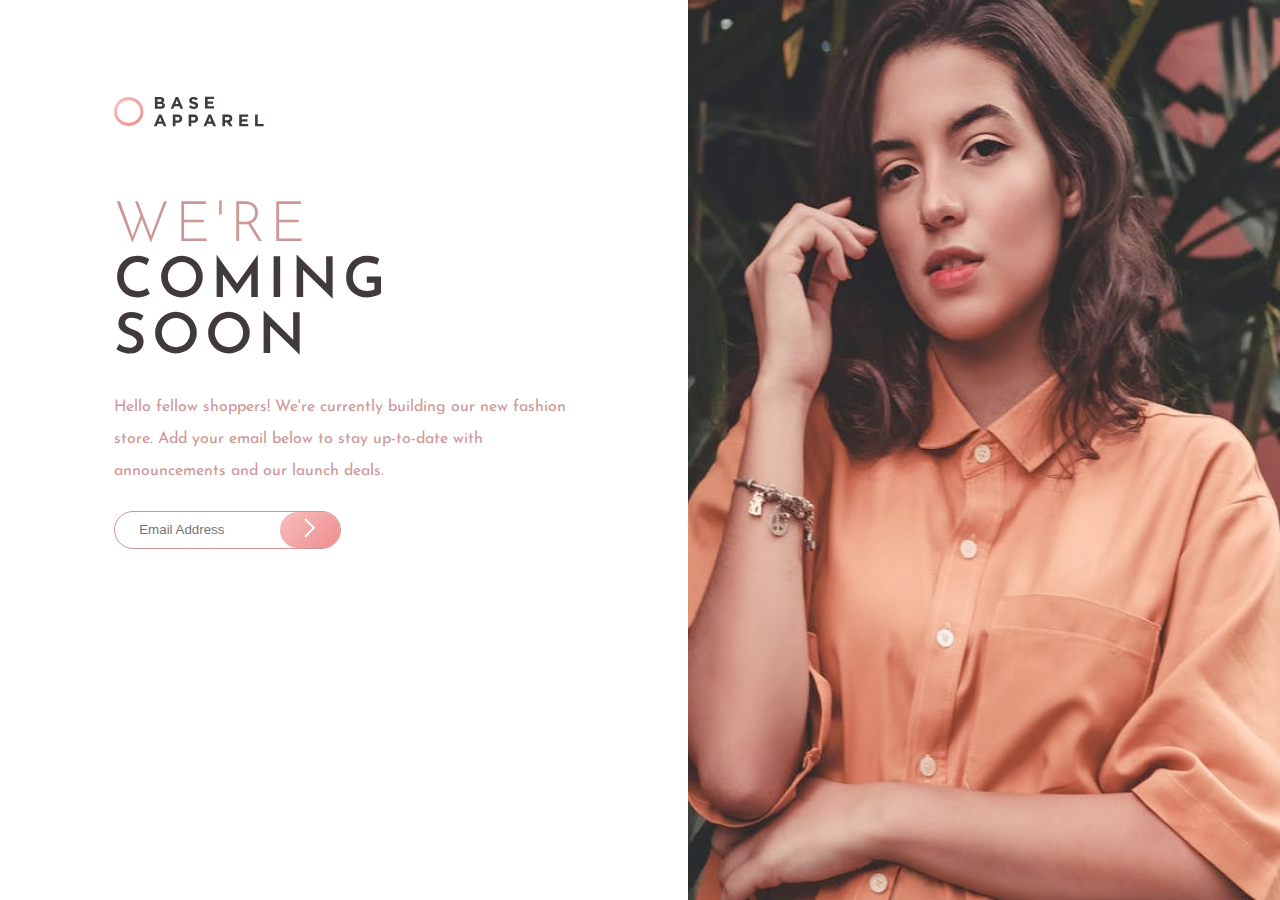
<file: base-apparel-coming-soon-master/index.html>
<!DOCTYPE html>
<html lang="en">

<head>
  <meta charset="UTF-8">
  <meta name="viewport" content="width=device-width, initial-scale=1.0">
  <!-- displays site properly based on user's device -->

  <link rel="icon" type="image/png" sizes="32x32" href="./images/favicon-32x32.png">
  <link rel="stylesheet" href="styles.css">
  <title>Frontend Mentor | Base Apparel coming soon page</title>

</head>

<body>
  <div class="card">
    <img class="logo" src="./images/logo.svg" alt="logo">
    <picture class="card--picture">
      <source media="(min-width:600px)" srcset="./images/hero-desktop.jpg">
      <img src="./images/hero-mobile.jpg">
    </picture>
    <div class="card--content">
      <div class="wrapper">

        <img class="dst-logo" src="./images/logo.svg" alt="">

        <div class="card--text">
          <h1 class="card--title title"><span class="accent">We're</span> coming soon</h1>
          <p class="text">
            Hello fellow shoppers! We're currently building our new fashion store.
            Add your email below to stay up-to-date with announcements and our launch deals.
          </p>

        </div>
        <div class="form--input">
          <div class="email--input">
            <input type="text" placeholder="Email Address">
          </div>
          <span class="error--message">Please provide a valid email</span>
        </div>
      </div>
    </div>
  </div>

  <script>
    const input = document.querySelector(".email--input");

    const error = document.querySelector(".error--message");

    let btn_after = window.getComputedStyle(input, "::after");

    let btn_before = window.getComputedStyle(input, "::before");

    let emailRegex = /^[a-zA-Z0-9.!#$%&'*+/=?^_`{|}~-]+@[a-zA-Z0-9-]+(?:\.[a-zA-Z0-9-]+)*$/

    input.addEventListener("keypress", (event) => {

      if (!event.target.value.match(emailRegex)) {

        // Show the error message
        error.style.opacity = "1"

        // show th error icon
        input.style.setProperty("--opacity", "1");
        // move the button

        if (window.innerWidth >= 600) {

          input.style.setProperty("--right", "-20px");
        }
        input.style.setProperty("--button-opacity", "0");

        // // give the button a shadow

        // input.style.setProperty(
        //   "--shadow",
        //   "135deg, hsl(0, 80%, 86%), hsl(0, 74%, 74%)"
        // )
      }
      else {
        error.style.opacity = "0"
        // show th error icon
        input.style.setProperty("--opacity", "0");
        // move the button

        if (window.innerWidth >= 600) {

          input.style.setProperty("--right", "0");
    
        }
        input.style.setProperty("--button-opacity", "1");


        // remove button shadow

        input.style.setProperty("--shadow", "")
      }
    })


  </script>
</body>

</html>
</file>
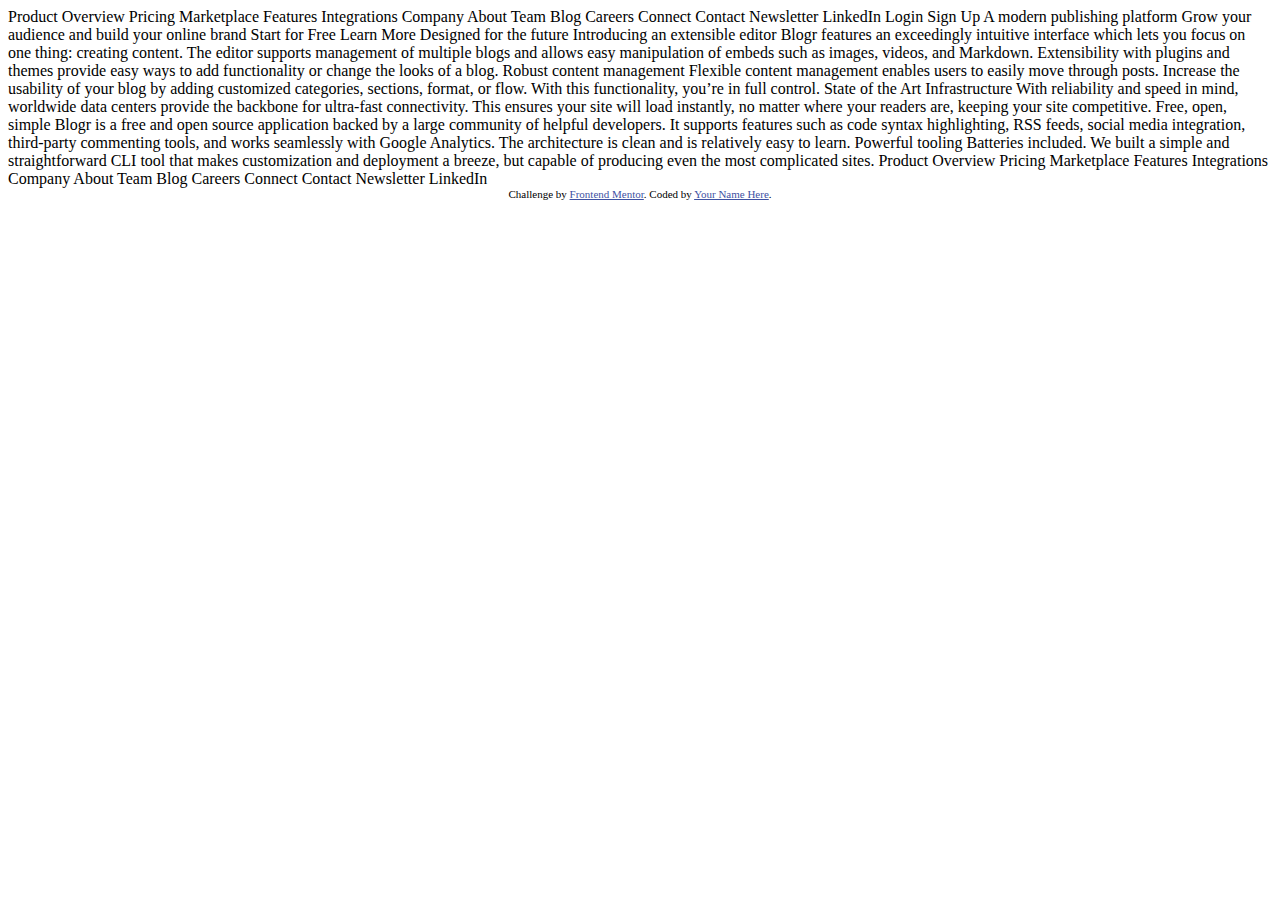
<file: blogr-landing-page-main/index.html>
<!DOCTYPE html>
<html lang="en">
<head>
  <meta charset="UTF-8">
  <meta name="viewport" content="width=device-width, initial-scale=1.0"> <!-- displays site properly based on user's device -->

  <link rel="icon" type="image/png" sizes="32x32" href="./images/favicon-32x32.png">
  
  <title>Frontend Mentor | [Blogr]</title>

  <!-- Feel free to remove these styles or customise in your own stylesheet 👍 -->
  <style>
    .attribution { font-size: 11px; text-align: center; }
    .attribution a { color: hsl(228, 45%, 44%); }
  </style>
</head>
<body>
  Product

  Overview
  Pricing
  Marketplace
  Features
  Integrations

  Company

  About
  Team
  Blog
  Careers

  Connect

  Contact
  Newsletter
  LinkedIn
  
  Login
  Sign Up

  A modern publishing platform
  Grow your audience and build your online brand

  Start for Free
  Learn More

  Designed for the future

  Introducing an extensible editor
  Blogr features an exceedingly intuitive interface which lets you focus on one thing: creating content. 
  The editor supports management of multiple blogs and allows easy manipulation of embeds such as images, 
  videos, and Markdown. Extensibility with plugins and themes provide easy ways to add functionality or 
  change the looks of a blog.

  Robust content management
  Flexible content management enables users to easily move through posts. Increase the usability of your blog 
  by adding customized categories, sections, format, or flow. With this functionality, you’re in full control.

  State of the Art Infrastructure
  With reliability and speed in mind, worldwide data centers provide the backbone for ultra-fast connectivity. 
  This ensures your site will load instantly, no matter where your readers are, keeping your site competitive.

  Free, open, simple
  Blogr is a free and open source application backed by a large community of helpful developers. It supports 
  features such as code syntax highlighting, RSS feeds, social media integration, third-party commenting tools, 
  and works seamlessly with Google Analytics. The architecture is clean and is relatively easy to learn.

  Powerful tooling
  Batteries included. We built a simple and straightforward CLI tool that makes customization and deployment a breeze, but
  capable of producing even the most complicated sites.

  Product

  Overview
  Pricing
  Marketplace
  Features
  Integrations

  Company

  About
  Team
  Blog
  Careers

  Connect
  
  Contact
  Newsletter
  LinkedIn

  <div class="attribution">
    Challenge by <a href="https://www.frontendmentor.io?ref=challenge" target="_blank">Frontend Mentor</a>. 
    Coded by <a href="#">Your Name Here</a>.
  </div>
</body>
</html>
</file>
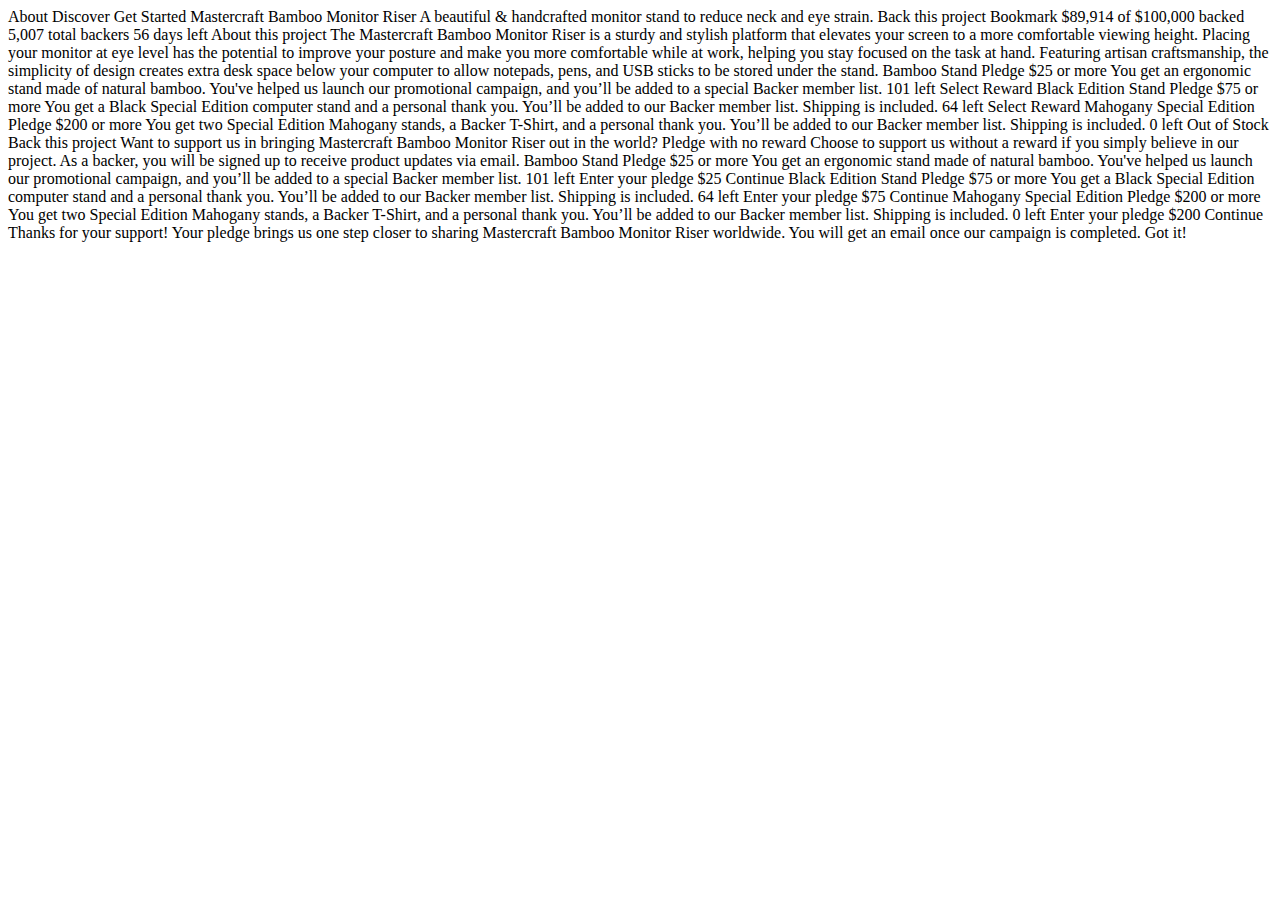
<file: crowdfunding-product-page-main/index.html>
<!DOCTYPE html>
<html lang="en">
<head>
  <meta charset="UTF-8">
  <meta name="viewport" content="width=device-width, initial-scale=1.0"> <!-- displays site properly based on user's device -->

  <link rel="icon" type="image/png" sizes="32x32" href="./images/favicon-32x32.png">
  
  <title>Frontend Mentor | Crowdfunding product page</title>

  <!-- Feel free to remove these styles or customise in your own stylesheet 👍 -->
  <style>
    .attribution { font-size: 11px; text-align: center; }
    .attribution a { color: hsl(228, 45%, 44%); }
  </style>
</head>
<body>
  About
  Discover
  Get Started

  Mastercraft Bamboo Monitor Riser
  A beautiful & handcrafted monitor stand to reduce neck and eye strain.

  Back this project
  Bookmark

  $89,914 of $100,000 backed
  5,007 total backers
  56 days left

  About this project

  The Mastercraft Bamboo Monitor Riser is a sturdy and stylish platform that elevates your screen 
  to a more comfortable viewing height. Placing your monitor at eye level has the potential to improve 
  your posture and make you more comfortable while at work, helping you stay focused on the task at hand.

  Featuring artisan craftsmanship, the simplicity of design creates extra desk space below your computer 
  to allow notepads, pens, and USB sticks to be stored under the stand.
  
  Bamboo Stand
  Pledge $25 or more
  You get an ergonomic stand made of natural bamboo. You've helped us launch our promotional campaign, and 
  you’ll be added to a special Backer member list.
  101 left
  Select Reward

  Black Edition Stand
  Pledge $75 or more
  You get a Black Special Edition computer stand and a personal thank you. You’ll be added to our Backer 
  member list. Shipping is included.
  64 left
  Select Reward

  Mahogany Special Edition
  Pledge $200 or more
  You get two Special Edition Mahogany stands, a Backer T-Shirt, and a personal thank you. You’ll be added 
  to our Backer member list. Shipping is included.
  0 left
  Out of Stock

  <!-- Selection modal start -->

  Back this project
  Want to support us in bringing Mastercraft Bamboo Monitor Riser out in the world?

  Pledge with no reward
  Choose to support us without a reward if you simply believe in our project. As a backer, 
  you will be signed up to receive product updates via email.

  Bamboo Stand
  Pledge $25 or more
  You get an ergonomic stand made of natural bamboo. You've helped us launch our promotional campaign, and
  you’ll be added to a special Backer member list.
  101 left

  <!-- Selected pledge start -->
  Enter your pledge
  $25
  Continue
  <!-- Selected pledge end -->

  Black Edition Stand
  Pledge $75 or more
  You get a Black Special Edition computer stand and a personal thank you. You’ll be added to our Backer
  member list. Shipping is included.
  64 left

  <!-- Selected pledge start -->
  Enter your pledge
  $75
  Continue
  <!-- Selected pledge end -->

  Mahogany Special Edition
  Pledge $200 or more
  You get two Special Edition Mahogany stands, a Backer T-Shirt, and a personal thank you. You’ll be added
  to our Backer member list. Shipping is included.
  0 left

  <!-- Selected pledge  start -->
  Enter your pledge
  $200
  Continue
  <!-- Selected pledge end -->

  <!-- Selection modal end -->

  <!-- Success modal start -->

  Thanks for your support!
  Your pledge brings us one step closer to sharing Mastercraft Bamboo Monitor Riser worldwide. You will get
  an email once our campaign is completed.
  Got it!

  <!-- Success modal end -->
</body>
</html>
</file>
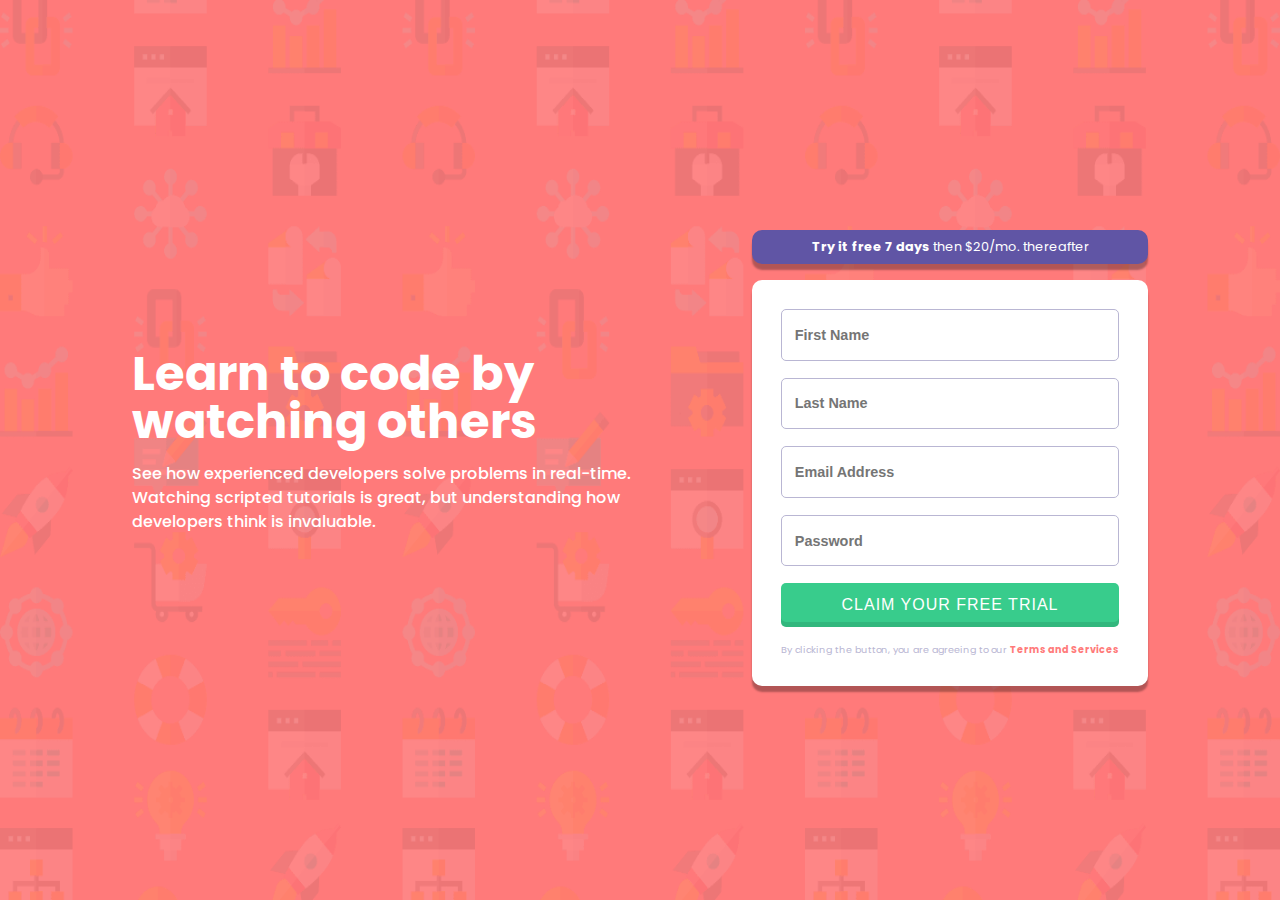
<file: intro-component-with-signup-form-master/index.html>
<!DOCTYPE html>
<html lang="en">

<head>
  <meta charset="UTF-8">
  <meta name="viewport" content="width=device-width, initial-scale=1.0">
  <!-- displays site properly based on user's device -->

  <link rel="icon" type="image/png" sizes="32x32" href="./images/favicon-32x32.png">
  <link rel="stylesheet" href="styles.css">
  <title>Frontend Mentor | Intro component with sign up form</title>
</head>

<body>

  <div class="wrapper">
    <picture class="bg--img">
      <source media="(min-width: 750px)" srcset="./images/bg-intro-desktop.png">
      <img src="./images/bg-intro-mobile.png" alt="">
    </picture>

    <div class="container main--content">
      <div class="content">
        <div class="content--text">
          <h1 class="content--header">Learn to code by watching others</h1>
          <p class="text">See how experienced developers solve problems in real-time. Watching scripted tutorials is
            great,
            but understanding how developers think is invaluable.</p>
        </div>
        <div class="content--form">
          <div class="form--cta">
            <span class="cta--bold">Try it free 7 days </span>then $20/mo. thereafter
          </div>
          <form action="#" id="form">
            <div class="form--element">
              <div class="element--wrapper">
                <input data-valid="" data-name="username" type="text" id="username" placeholder="First Name ">
                <img class="error-icon" src="./images/icon-error.svg" alt="">
              </div>
              <span id="username--error" class="error-message"></span>
            </div>
            <div class="form--element">
              <div class="element--wrapper">
                <input data-valid="" data-name="lastname" type="text" id="lastname" placeholder="Last Name">
                <img class="error-icon" src="./images/icon-error.svg" alt="">
              </div>
              <span id="lastname--error" class="error-message"></span>
            </div>
            <div class="form--element">
              <div class="element--wrapper">
                <input data-valid="" data-auth="email" type="email" id="email" placeholder="Email Address">
                <img class="error-icon" src="./images/icon-error.svg" alt="">
              </div>
              <span id="email--error" class="error-message"></span>
            </div>
            <div class="form--element">
              <div class="element--wrapper">
                <input data-valid="" data-auth="password" type="password" id="password" placeholder="Password">
                <img class="error-icon" src="./images/icon-error.svg" alt="">
              </div>
              <span id="password--error" class="error-message"></span>
            </div>
            <div class="form--element">
              <button type="submit" class="btn">Claim your free trial</button>
            </div>

            <div class="terms">
              <p>By clicking the button, you are agreeing to our <span class="terms--accent">Terms and Services</span></p>
            </div>
          </form>
        </div>
      </div>
    </div>
  </div>
  <script src="./app.js"></script>
</body>

</html>
</file>
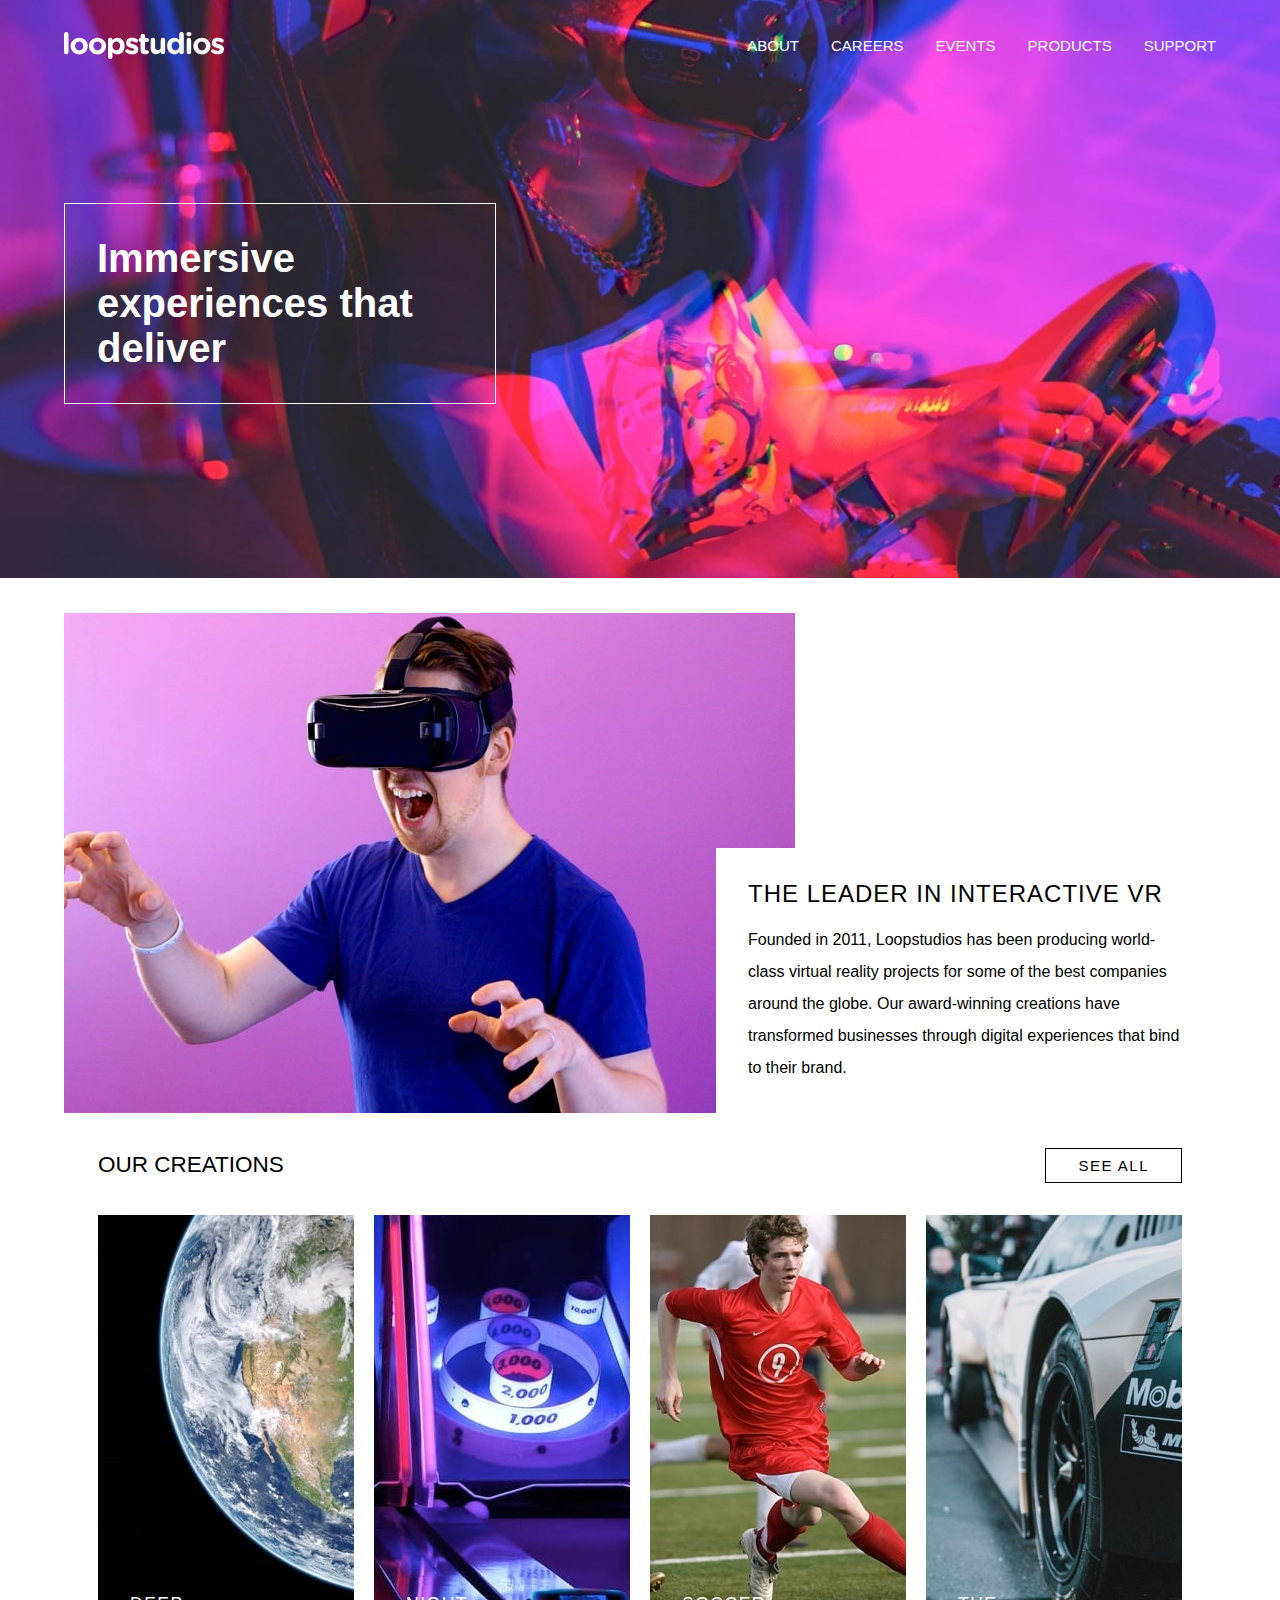
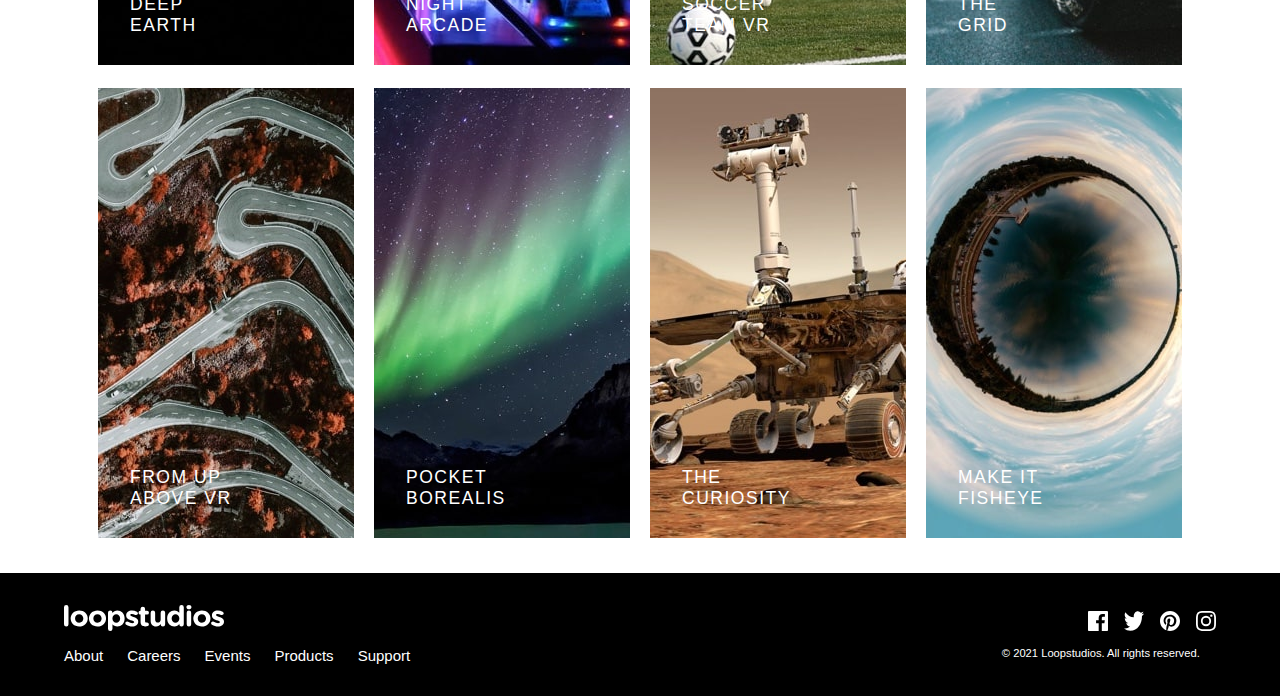
<file: loopstudios-landing-page-main/index.html>
<!DOCTYPE html>
<html lang="en">

<head>
  <meta charset="UTF-8">
  <meta name="viewport" content="width=device-width, initial-scale=1.0">
  <!-- displays site properly based on user's device -->

  <link rel="icon" type="image/png" sizes="32x32" href="./images/favicon-32x32.png">
  <link rel="stylesheet" href="./styles/styles.css">
  <title>Frontend Mentor | Loopstudios landing page</title>
</head>

<body>
  <header class="header">
    <picture class="header--img">
      <source media="(max-width:600px)" srcset="./images/mobile/image-hero.jpg">
      <img src="./images/desktop/image-hero.jpg" alt="hero">
    </picture>
    <div class="header--content container">
      <div class="nav--wrapper">
        <img class="nav--logo" src="./images/logo.svg" alt="logo">
        <nav class="navbar" id="menu">
          <img class="nav--logo secondary--logo" src="./images/logo.svg" alt="logo">
          <ul class="nav--links">
            <li class="nav--link">About</li>
            <li class="nav--link">Careers</li>
            <li class="nav--link">Events</li>
            <li class="nav--link">Products</li>
            <li class="nav--link">Support</li>
          </ul>
          <button class="btn close--menu" id="close-menu">
            <img src="./images/icon-close.svg" alt="close menu">
          </button>
        </nav>
        <button class="open--menu" id="open-menu">
          <img src="./images/icon-hamburger.svg" alt="open menu">
        </button>
      </div>
      <div class="header--text">
        <h1>Immersive experiences that deliver</h1>
      </div>
    </div>
  </header>
  <section class="about container">
    <picture class="about--img">
      <source media="(max-width:500px)" srcset="./images/mobile/image-interactive.jpg" type="image/">
      <img src="./images/desktop/image-interactive.jpg" alt="">
    </picture>
    <div class="about--content">
      <h2 class="about--header title">The leader in interactive VR</h2>
      <p class="about--text">Founded in 2011, Loopstudios has been producing world-class virtual reality
        projects for some of the best companies around the globe. Our award-winning
        creations have transformed businesses through digital experiences that bind
        to their brand.</p>
    </div>
  </section>
  <section class="creation container">
    <h2 class="creation--header">Our creations</h2>
    <a class="creation--btn" href="#">See all</a>
    <div class="creation--gallery">
      <div class="creation--item">
        <picture class="creation--item-img">
          <source media="(max-width:500px)" srcset="./images/mobile/image-deep-earth.jpg">
          <img src="./images/desktop/image-deep-earth.jpg" alt="Deep Earth">
        </picture>
        <h3 class="creation--item-header title">Deep <br> earth</h3>
      </div>
      <div class="creation--item">
        <picture class="creation--item-img">
          <source media="(max-width:500px)" srcset="./images/mobile/image-night-arcade.jpg">
          <img src="./images/desktop/image-night-arcade.jpg" alt="Night Arcade">
        </picture>
        <h3 class="creation--item-header title">Night <br> arcade</h3>
      </div>
      <div class="creation--item">
        <picture class="creation--item-img">
          <source media="(max-width:500px)" srcset="./images/mobile/image-soccer-team.jpg">
          <img src="./images/desktop/image-soccer-team.jpg" alt="Soccer Team VR">
        </picture>
        <h3 class="creation--item-header title">Soccer <br> team VR</h3>
      </div>
      <div class="creation--item">
        <picture class="creation--item-img">
          <source media="(max-width:500px)" srcset="./images/mobile/image-grid.jpg">
          <img src="./images/desktop/image-grid.jpg" alt="The Grid">
        </picture>
        <h3 class="creation--item-header title">The <br> grid</h3>
      </div>
      <div class="creation--item">
        <picture class="creation--item-img">
          <source media="(max-width:500px)" srcset="./images/mobile/image-from-above.jpg">
          <img src="./images/desktop/image-from-above.jpg" alt="From up above VR">
        </picture>
        <h3 class="creation--item-header title">From up <br> above VR</h3>
      </div>
      <div class="creation--item">
        <picture class="creation--item-img">
          <source media="(max-width:500px)" srcset="./images/mobile/image-pocket-borealis.jpg">
          <img src="./images/desktop/image-pocket-borealis.jpg" alt="Pocket Borealis">
        </picture>
        <h3 class="creation--item-header title">Pocket <br> borealis</h3>
      </div>
      <div class="creation--item">
        <picture class="creation--item-img">
          <source media="(max-width:500px)" srcset="./images/mobile/image-curiosity.jpg">
          <img src="./images/desktop/image-curiosity.jpg" alt="The curiosity">
        </picture>
        <h3 class="creation--item-header title">The <br> curiosity</h3>
      </div>
      <div class="creation--item">
        <picture class="creation--item-img">
          <source media="(max-width:500px )" srcset="./images/mobile/image-fisheye.jpg">
          <img src="./images/desktop/image-fisheye.jpg" alt="Make it fisheye">
        </picture>
        <h3 class="creation--item-header title">Make it <br> fisheye</h3>
      </div>
    </div>
  </section>
  <footer>
    <div class="container footer--flex">
      <div class="footer--nav">
        <img class="footer--img nav--logo" src="./images/logo.svg" alt="logo">
        <ul class="footer--nav--links">
          <li class="nav--link">About</li>
          <li class="nav--link">Careers</li>
          <li class="nav--link">Events</li>
          <li class="nav--link">Products</li>
          <li class="nav--link">Support</li>
        </ul>
      </div>
  
      <div class="footer--socials">
        <div class="socials">
          <img class="icon--img" src="./images/icon-facebook.svg" alt="facebook">
          <img class="icon--img" src="./images/icon-twitter.svg" alt="twitter">
          <img class="icon--img" src="./images/icon-pinterest.svg" alt="pinterest">
          <img class="icon--img" src="./images/icon-instagram.svg" alt="instagram">
        </div>
        <p class="copyrights">© 2021 Loopstudios. All rights reserved.</p>
      </div>
      <!-- <div class="attribution">
        Challenge by <a href="https://www.frontendmentor.io?ref=challenge" target="_blank">Frontend Mentor</a>.
        Coded by <a href="#">Gibson Gichuru</a>.
      </div> -->
    </div>
  </footer>

  <script>
    const openMenuBtn = document.getElementById("open-menu")
    const menu = document.getElementById("menu")
    const closeMenuBtn  = document.getElementById("close-menu")

    const navLinks = document.querySelectorAll(".nav--link")

    openMenuBtn.addEventListener("click", ()=>{
      menu.classList.add("open--menu");
    })

    closeMenuBtn.addEventListener("click", ()=>{
      menu.classList.remove("open--menu")
    })

    navLinks.forEach(link=>{
      link.addEventListener('click', ()=>{
        menu.classList.remove('open--menu')
      })
    })
  </script>
</body>

</html>
</file>
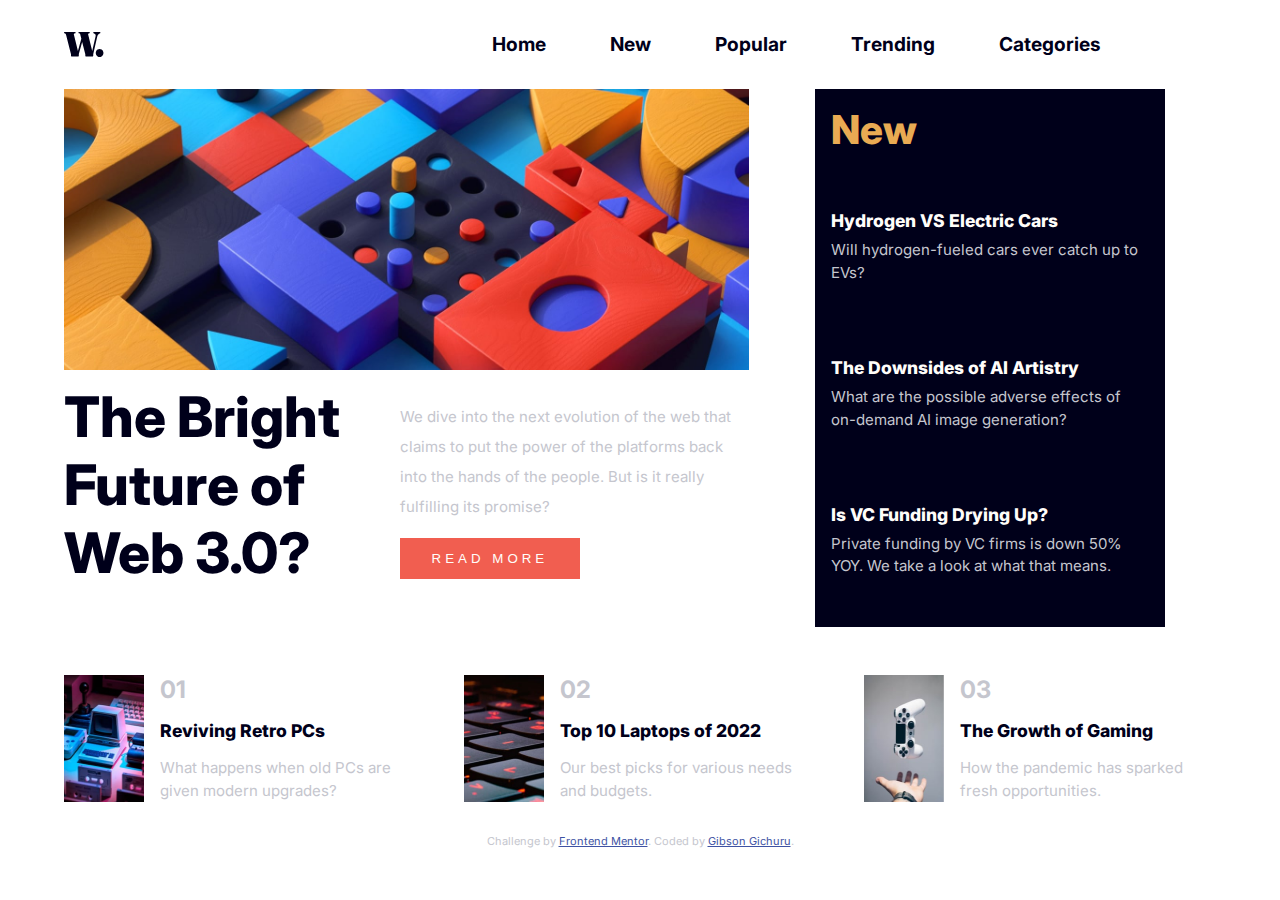
<file: news-homepage-main/index.html>
<!DOCTYPE html>
<html lang="en">

<head>
  <meta charset="UTF-8">
  <meta name="viewport" content="width=device-width, initial-scale=1.0">
  <!-- displays site properly based on user's device -->

  <link rel="icon" type="image/png" sizes="32x32" href="./images/favicon-32x32.png">
  <link rel="stylesheet" href="styles.css">
  <title>Frontend Mentor | News homepage</title>

  <!-- Feel free to remove these styles or customise in your own stylesheet 👍 -->
  <style>
    .attribution {
      font-size: 11px;
      text-align: center;
    }

    .attribution a {
      color: hsl(228, 45%, 44%);
    }
  </style>
</head>

<body>

  <div class="container">
    <nav>
      <div class="nav--container">
        <img class="logo" src="./assets/images/logo.svg" alt="site logo">
        <div class="navbar">
          <div class="navbar--overlay" id="overlay">
            <ul class="navbar--list">
              <li class="navbar--link">Home</li>
              <li class="navbar--link">New</li>
              <li class="navbar--link">Popular</li>
              <li class="navbar--link">Trending</li>
              <li class="navbar--link">Categories</li>
            </ul>
            <button class="btn nav--btn close-btn " id="close-btn">
              <img src="./assets/images/icon-menu-close.svg" alt="">
            </button>
          </div>
        </div>

        <button class="btn nav--btn open-btn" id="open-btn">
          <img src="./assets/images/icon-menu.svg" alt="">
        </button>

      </div>
    </nav>
    <div class="wrapper">

      <header class="header">
        <img class="desktop-img header--img" src="./assets/images/image-web-3-desktop.jpg" alt="">
        <img class="mobile-img header--img" src="./assets/images/image-web-3-mobile.jpg" alt="">
        <h1 class="title header--title">
          The Bright Future of Web 3.0?
        </h1>
        <div class="header--content">
          <p class="header--text">
            We dive into the next evolution of the web that claims to put the power of the platforms back into the hands
            of the
            people.
            But is it really fulfilling its promise?
          </p>
          <button class="btn header--btn">Read more</button>
        </div>
      </header>
      <section class="cta">
        <h2 class="title cta--title">New</h2>
        <div class="cta--content">
          <article class="cta--article">
            <h3 class="title cta-article--title">Hydrogen VS Electric Cars</h3>
            <p class="article--text">
              Will hydrogen-fueled cars ever catch up to EVs?
            </p>
          </article>
          <article class="cta--article">
            <h3 class="title cta-article--title">
              The Downsides of AI Artistry
            </h3>
            <p class="article--text">
              What are the possible adverse effects of on-demand AI image generation?
            </p>
          </article>
          <article class="cta--article">
            <h3 class="title cta-article--title">
              Is VC Funding Drying Up?
            </h3>
            <p class="article--text">
              Private funding by VC firms is down 50% YOY. We take a look at what that means.
            </p>
          </article>

        </div>
      </section>
      <section class="articles">
        <article class="article--item">
          <img class="article--item-img" src="./assets/images/image-retro-pcs.jpg" alt="">
          <div class="article--content">
            <span class="article--count">01</span>
            <h3 class="title article--title">Reviving Retro PCs</h3>
            <p class="article--text">
              What happens when old PCs are given modern upgrades?
            </p>
          </div>
        </article>
        <article class="article--item">
          <img class="article--item-img" src="./assets/images/image-top-laptops.jpg" alt="">
          <div class="article--content">
            <span class="article--count">02</span>
            <h3 class="title article--title">
              Top 10 Laptops of 2022
            </h3>
            <p class="article--text">
              Our best picks for various needs and budgets.
            </p>
          </div>
        </article>
        <article class="article--item">
          <img class="article--item-img" src="./assets/images/image-gaming-growth.jpg" alt="">
          <div class="article--content">
            <span class="article--count">03</span>
            <h3 class="title article--title">The Growth of Gaming</h3>
            <p class="article--text">
              How the pandemic has sparked fresh opportunities.
            </p>
          </div>
        </article>
      </section>
    </div>
  </div>

  <div class="attribution">
    Challenge by <a href="https://www.frontendmentor.io?ref=challenge" target="_blank">Frontend Mentor</a>.
    Coded by <a href="#">Gibson Gichuru</a>.
  </div>
</body>

<script>
  const openBtn = document.getElementById("open-btn")
  const overlay = document.getElementById("overlay")
  const closeBtn = document.getElementById("close-btn")
  openBtn.addEventListener("click", ()=>{
    overlay.classList.add("opened");
  })

  closeBtn.addEventListener("click", ()=>{
    overlay.classList.remove("opened");
  })
</script>

</html>
</file>
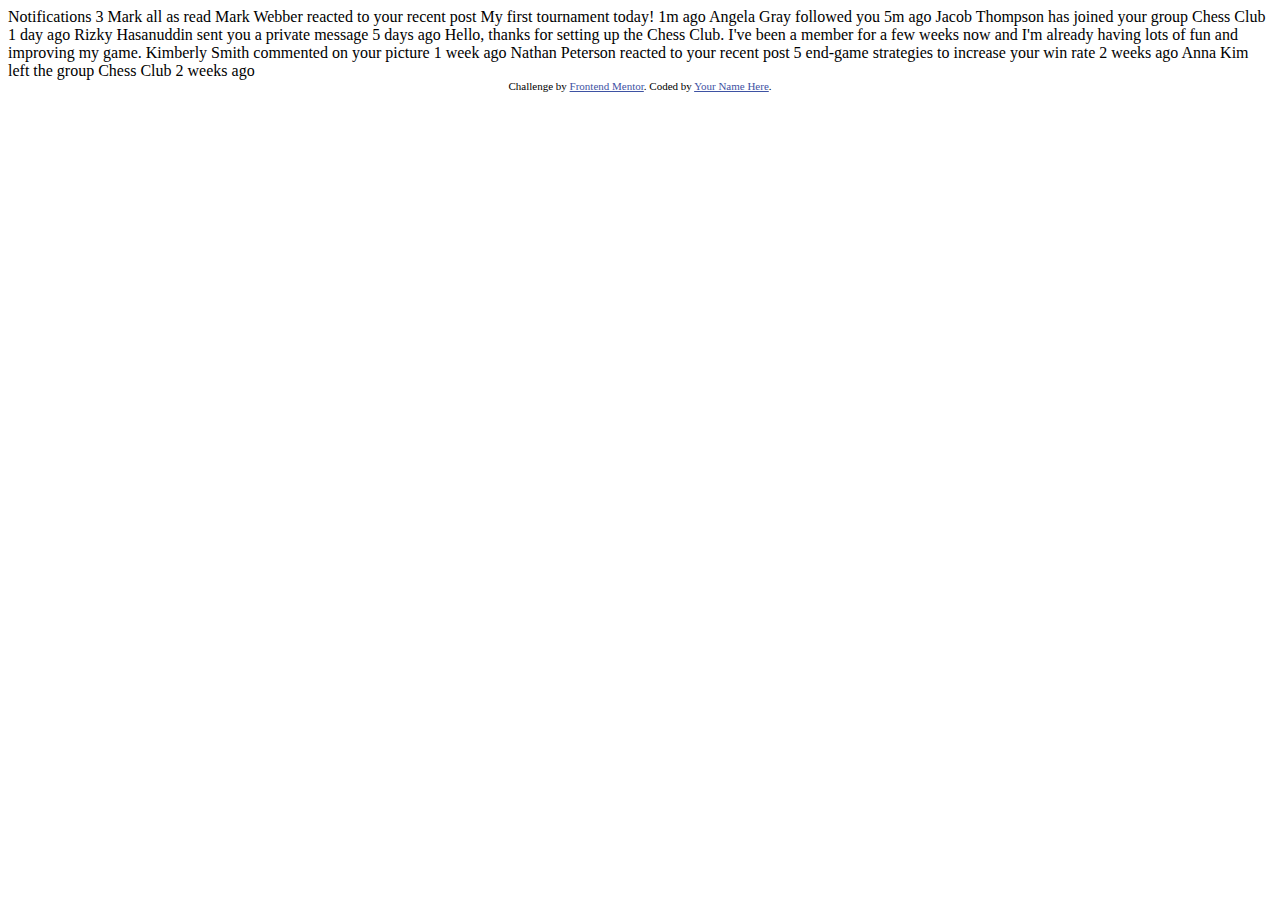
<file: notifications-page-main/index.html>
<!DOCTYPE html>
<html lang="en">
<head>
  <meta charset="UTF-8">
  <meta name="viewport" content="width=device-width, initial-scale=1.0"> <!-- displays site properly based on user's device -->

  <link rel="icon" type="image/png" sizes="32x32" href="./images/favicon-32x32.png">
  
  <title>Frontend Mentor | Notifications page</title>

  <!-- Feel free to remove these styles or customise in your own stylesheet 👍 -->
  <style>
    .attribution { font-size: 11px; text-align: center; }
    .attribution a { color: hsl(228, 45%, 44%); }
  </style>
</head>
<body>

  Notifications 3

  Mark all as read

  Mark Webber reacted to your recent post My first tournament today!
  1m ago

  Angela Gray followed you
  5m ago

  Jacob Thompson has joined your group Chess Club
  1 day ago

  Rizky Hasanuddin sent you a private message
  5 days ago
  Hello, thanks for setting up the Chess Club. I've been a member for a few weeks now and 
  I'm already having lots of fun and improving my game.

  Kimberly Smith commented on your picture
  1 week ago

  Nathan Peterson reacted to your recent post 5 end-game strategies to increase your win rate
  2 weeks ago

  Anna Kim left the group Chess Club
  2 weeks ago
  
  <div class="attribution">
    Challenge by <a href="https://www.frontendmentor.io?ref=challenge" target="_blank">Frontend Mentor</a>. 
    Coded by <a href="#">Your Name Here</a>.
  </div>
</body>
</html>
</file>
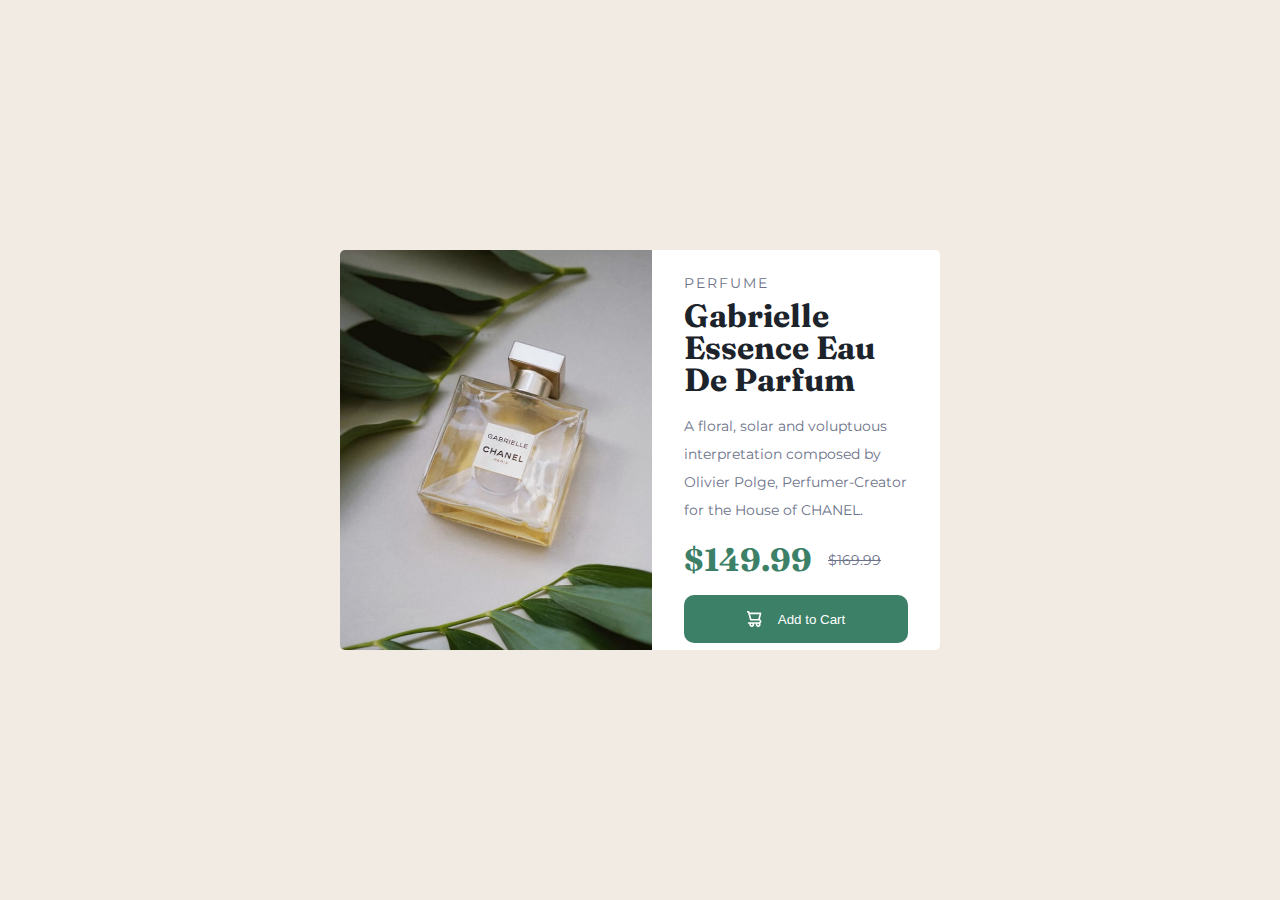
<file: product-preview-card-component-main/index.html>
<!DOCTYPE html>
<html lang="en">
<head>
  <meta charset="UTF-8">
  <meta name="viewport" content="width=device-width, initial-scale=1.0"> <!-- displays site properly based on user's device -->

  <link rel="icon" type="image/png" sizes="32x32" href="./images/favicon-32x32.png">
  <link rel="stylesheet" href="./styles/styles.css">
  <title>Frontend Mentor | Product preview card component</title>

  <!-- Feel free to remove these styles or customise in your own stylesheet 👍 -->
</head>
<body>

  <div class="container">
    <div class="card">
      <picture class="card--img">
        <source media="(min-width:570px )" srcset="./images/image-product-desktop.jpg">
        <img src="./images/image-product-mobile.jpg" alt="perfume">
      </picture>

      <div class="card--content">
        <div class="title--wrapper">
          <span class="sub--header">Perfume</span>
          <h1 class="title header">Gabrielle Essence Eau De Parfum</h1>
        </div>
        <div class="card--text">
          <p>A floral, solar and voluptuous interpretation composed by Olivier Polge, 
            Perfumer-Creator for the House of CHANEL.</p>
        </div>
        <div class="card--prices">
          <h2 class="title accent">$149.99</h2>
          <span class="prev-price">$169.99</span>
        </div>
        <button class="card--btn">
          <img src="./images/icon-cart.svg" alt="cart">
          Add to Cart
        </button>
      </div>
    </div>
  </div>
</body>
</html>
</file>
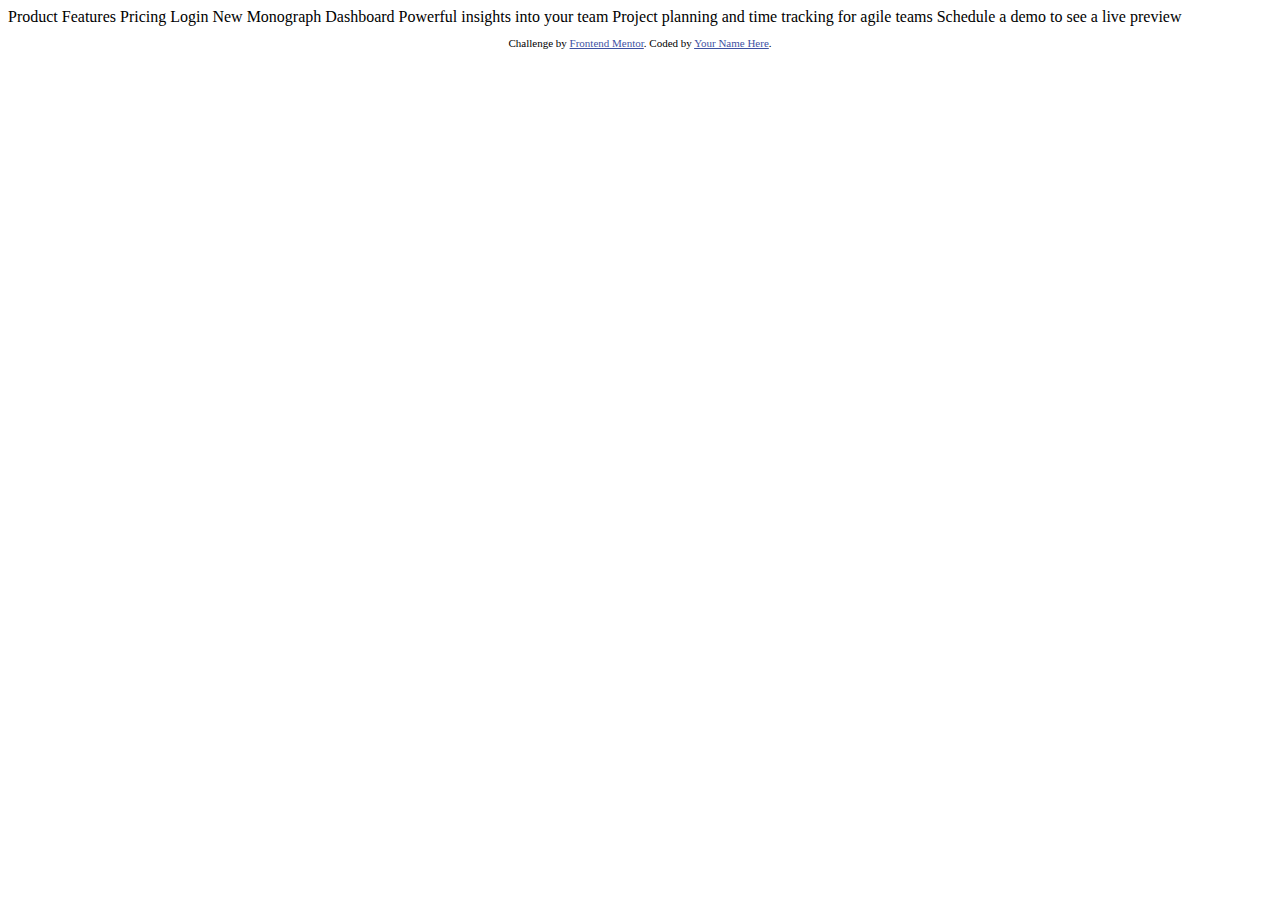
<file: project-tracking-intro-component-master/index.html>
<!DOCTYPE html>
<html lang="en">
<head>
  <meta charset="UTF-8">
  <meta name="viewport" content="width=device-width, initial-scale=1.0"> <!-- displays site properly based on user's device -->

  <link rel="icon" type="image/png" sizes="32x32" href="./images/favicon-32x32.png">
  
  <title>Frontend Mentor | Project tracking intro component</title>

  <!-- Feel free to remove these styles or customise in your own stylesheet 👍 -->
  <style>
    .attribution { font-size: 11px; text-align: center; }
    .attribution a { color: hsl(228, 45%, 44%); }
  </style>
</head>
<body>
  Product
  Features
  Pricing
  Login

  New
  Monograph Dashboard

  Powerful insights into your team
  Project planning and time tracking for agile teams

  Schedule a demo
  to see a live preview
  
  <footer>
    <p class="attribution">
      Challenge by <a href="https://www.frontendmentor.io?ref=challenge" target="_blank">Frontend Mentor</a>. 
      Coded by <a href="#">Your Name Here</a>.
    </p>
  </footer>
</body>
</html>
</file>
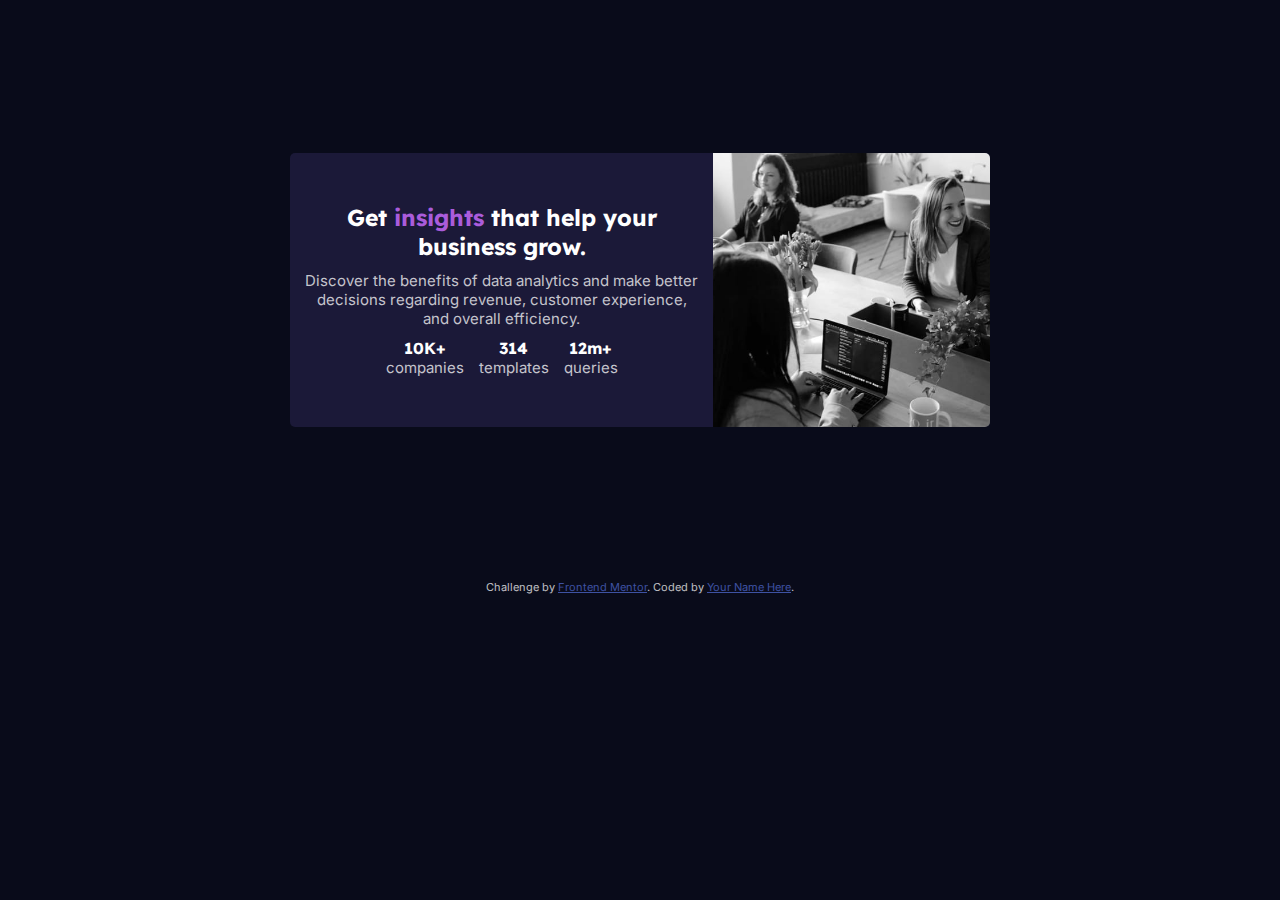
<file: stats-preview-card-component-main/index.html>
<!DOCTYPE html>
<html lang="en">

<head>
  <meta charset="UTF-8">
  <meta name="viewport" content="width=device-width, initial-scale=1.0">
  <!-- displays site properly based on user's device -->

  <link rel="icon" type="image/png" sizes="32x32" href="./images/favicon-32x32.png">
  <link rel="stylesheet" href="styles.css">
  <title>Frontend Mentor | Stats preview card component</title>

  <!-- Feel free to remove these styles or customise in your own stylesheet 👍 -->
  <style>
    .attribution {
      font-size: 11px;
      text-align: center;
    }

    .attribution a {
      color: hsl(228, 45%, 44%);
    }
  </style>
</head>

<body>
  <div class="card">

    <div class="text-wrapper">

      <h1 class="header title">
        Get <span class="accent">insights</span> that help your business grow.
      </h1>

      <p class="text-content">
        Discover the benefits of data analytics and make better decisions regarding revenue, customer
        experience, and overall efficiency.
      </p>

      <div class="stats">
        <div class="stat--info">
          <h2 class="stat--number title">10K+</h2>
          <span class="stat-text">companies</span>
        </div>
        <div class="stat--info">
          <h2 class="stat--number title">314</h2>
          <span class="stat-text">templates</span>
        </div>
        <div class="stat--info">
          <h2 class="stat--number title">12m+</h2>
          <span class="stat-text">queries</span>
        </div>
      </div>

    </div>

    <div class="image-wrapper">
      <img class="image desktop-image" src="./images/image-header-mobile.jpg" alt="">
      <img class="image mobile-image" src="./images/image-header-desktop.jpg" alt="">
    </div>

  </div>




  <div class="attribution">
    Challenge by <a href="https://www.frontendmentor.io?ref=challenge" target="_blank">Frontend Mentor</a>.
    Coded by <a href="#">Your Name Here</a>.
  </div>
</body>

</html>
</file>
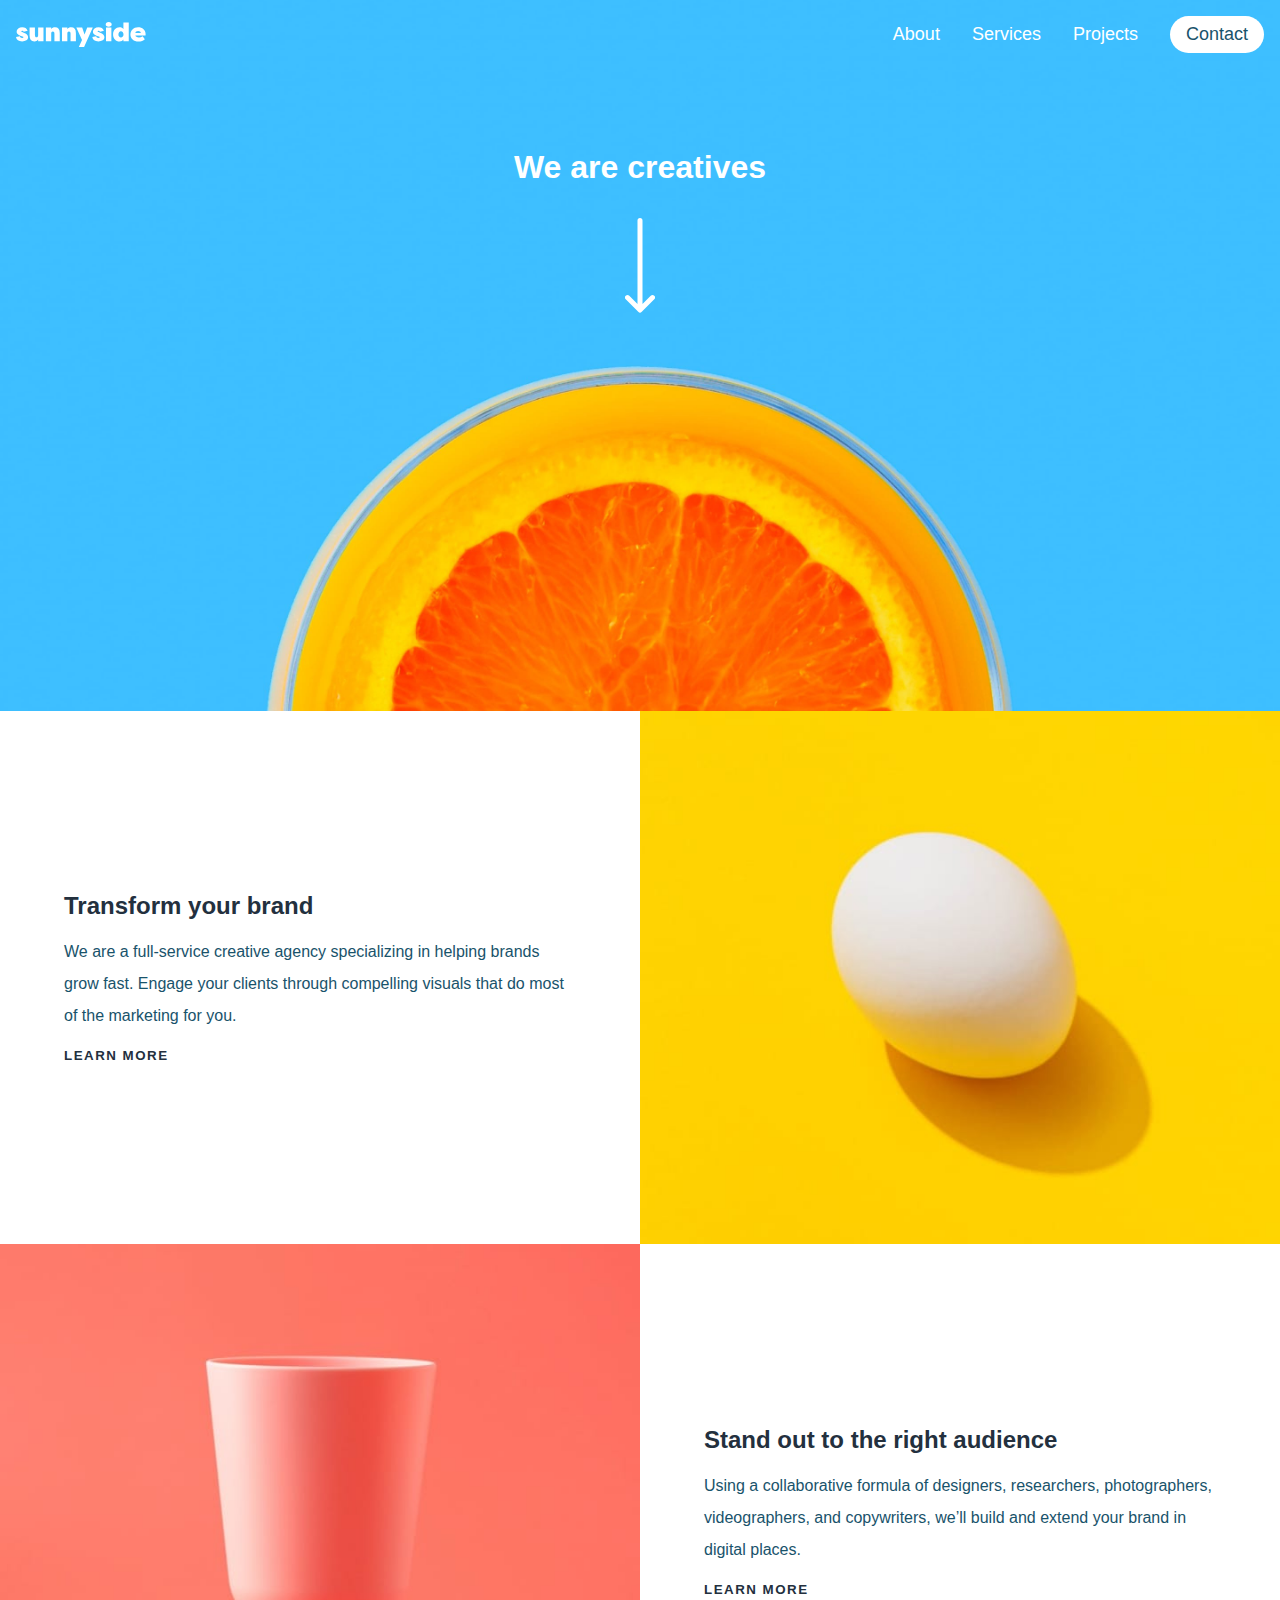
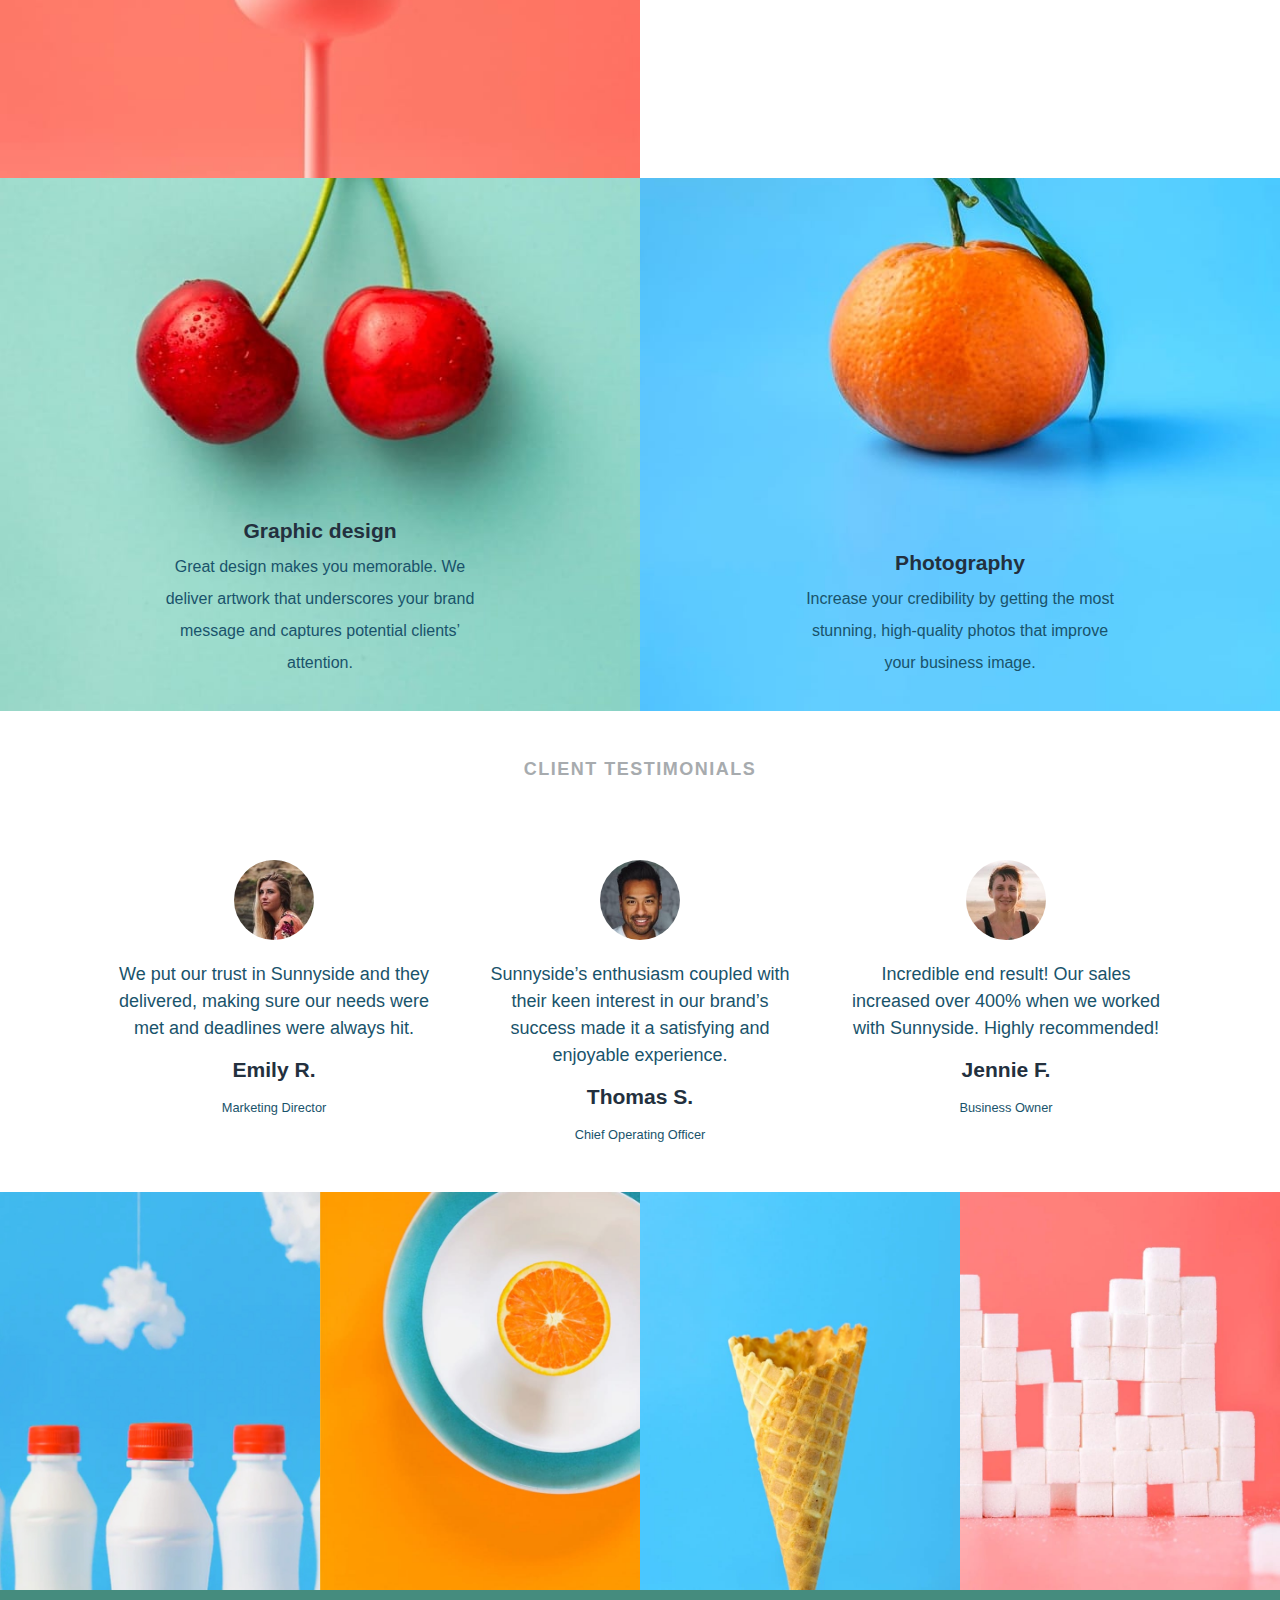
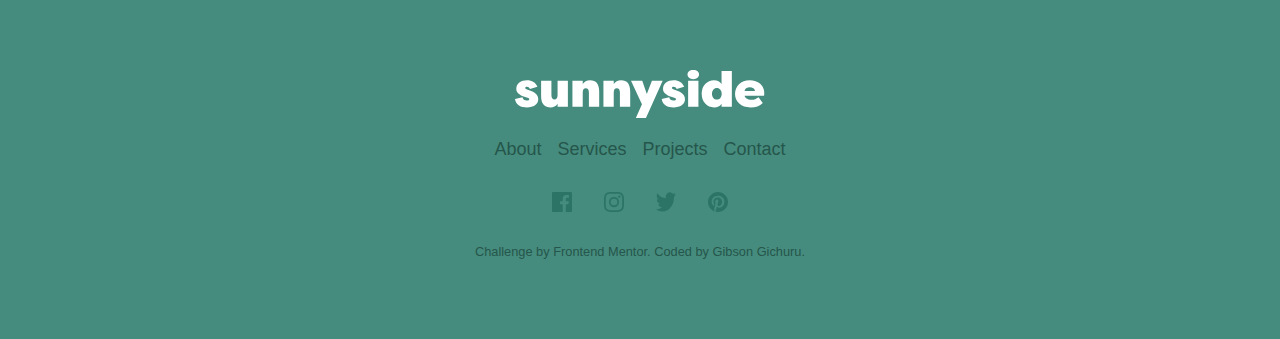
<file: sunnyside-agency-landing-page-main/index.html>
<!DOCTYPE html>
<html lang="en">

<head>
  <meta charset="UTF-8">
  <meta name="viewport" content="width=device-width, initial-scale=1.0">
  <!-- displays site properly based on user's device -->

  <link rel="icon" type="image/png" sizes="32x32" href="./images/favicon-32x32.png">
  <link rel="stylesheet" href="styles.css">
  <title>Frontend Mentor | Sunnyside agency landing page</title>
</head>

<body>

  <!-- header section  -->

  <div class="container">

    <header class="header">
      <!-- header background image -->
      <picture class="header--img">
        <source media="(max-width:375px)" srcset="./images/mobile/image-header.jpg">
        <img src="./images/desktop/image-header.jpg" alt="">
      </picture>

      <div class="header--content">

        <!-- navigation section -->
        <nav class="nav">
          <img class="nav-logo" src="./images/logo.svg" alt="sunny side">
          <ul class="nav--links" id="menu">
            <li class="nav--link">About</li>
            <li class="nav--link">Services</li>
            <li class="nav--link">Projects</li>
            <li class="nav--link nav--cta">Contact</li>
          </ul>
          <button class="nav--menu" id="open--menu">
            <img src="./images/icon-hamburger.svg" alt="menu icon">
          </button>
        </nav>

        <!-- header text -->
        <div class="header--text">
          <h1 class="header--title title">We are creatives</h1>
          <img class="header--arrow" src="./images/icon-arrow-down.svg" alt="show more">
        </div>
      </div>

    </header>

    <!-- services section -->
    <section class="services">
      <!-- service item -->
      <div class="service">
        <div class="service--text reverse">
          <h2 class="title">Transform your brand</h2>
          <p>We are a full-service creative agency specializing in helping brands grow fast.
            Engage your clients through compelling visuals that do most of the marketing for you.</p>
          <button class="btn btn--clear title">Learn more</button>
        </div>
        <picture class="service--img">
          <source media="(max-width:375px)" srcset="./images/mobile/image-transform.jpg">
          <img src="./images/desktop/image-transform.jpg" alt="">
        </picture>
      </div>

      <div class="service">
        <div class="service--text">
          <h2 class="title">Stand out to the right audience</h2>
          <p>Using a collaborative formula of designers, researchers, photographers, videographers, and copywriters,
            we’ll build and extend your brand in digital places.</p>
          <button class="btn btn--clear title">Learn more</button>
        </div>
        <picture class="service--img">
          <source media="(max-width:375px)" srcset="/images/mobile/image-stand-out.jpg">
          <img src="./images/desktop/image-stand-out.jpg" alt="">
        </picture>
      </div>
    </section>

    <!-- showcase section -->

    <section class="showcase">
      <!-- showcase item -->
      <div class="item">
        <picture class="item--img">
          <source media="(max-width:375px)" srcset="./images/mobile/image-graphic-design.jpg">
          <img src="./images/desktop/image-graphic-design.jpg" alt="">
        </picture>
        <div class="item--text">
          <h3 class="title">Graphic design</h3>
          <p>Great design makes you memorable. We deliver artwork that underscores your brand message and captures
            potential clients’ attention.</p>
        </div>
      </div>

      <!-- showcase item -->

      <div class="item">
        <picture class="item--img">
          <source media="(max-width:375px)" srcset="./images/mobile/image-photography.jpg">
          <img src="./images/desktop/image-photography.jpg" alt="">
        </picture>
        <div class="item--text">
          <h3 class="title">Photography</h3>
          <p>Increase your credibility by getting the most stunning, high-quality photos that improve your business
            image.</p>
        </div>
      </div>

    </section>

    <!-- Testimonials section -->

    <section class="testimonials">
      <!-- Testimonial header -->
      <h2 class="title title--faded">Client testimonials</h2>

      <!-- Testimonial clients -->
      <div class="clients">
        <!-- client -->
        <div class="client">
          <img class="client--avator" src="./images/image-emily.jpg" alt="">
          <p>We put our trust in Sunnyside and they delivered, making sure our needs were met and deadlines were always
            hit.</p>
          <div class="client--details">
            <h3 class="client--name title">Emily R.</h3>
            <p class="client--title">Marketing Director</p>
          </div>
        </div>
        <!-- client -->
        <div class="client">
          <img class="client--avator" src="./images/image-thomas.jpg" alt="">
          <p>Sunnyside’s enthusiasm coupled with their keen interest in our brand’s success made it a satisfying and
            enjoyable experience.</p>
          <div class="client--details">
            <h3 class="client--name title">Thomas S.</h3>
            <p class="client--title">
              Chief Operating Officer</p>
          </div>
        </div>
        <!-- client -->
        <div class="client">
          <img class="client--avator" src="./images/image-jennie.jpg" alt="">
          <p>Incredible end result! Our sales increased over 400% when we worked with Sunnyside. Highly recommended!</p>
          <div class="client--details">
            <h3 class="client--name title">Jennie F.</h3>
            <p class="client--title">Business Owner</p>
          </div>
        </div>
      </div>
    </section>

    <!-- Gallery section -->

    <section class="gallery">
      <picture class="gallery--img">
        <source media="(max-width:375px)" srcset="./images/mobile/image-gallery-milkbottles.jpg">
        <img src="./images/desktop/image-gallery-milkbottles.jpg" alt="milk bottles">
      </picture>
      <picture class="gallery--img">
        <source media="(max-width:375px)" srcset="./images/mobile/image-gallery-orange.jpg">
        <img src="./images/desktop/image-gallery-orange.jpg" alt="orange">
      </picture>
      <picture class="gallery--img">
        <source media="(max-width:375px)" srcset="./images/mobile/image-gallery-cone.jpg">
        <img src="./images/desktop/image-gallery-cone.jpg" alt="cone">
      </picture>
      <picture class="gallery--img">
        <source media="(max-width:375px)" srcset="./images/mobile/image-gallery-sugarcubes.jpg">
        <img src="./images/desktop/image-gallery-sugarcubes.jpg" alt="sugar cubes">
      </picture>
    </section>

    <!-- footer section -->
    <footer>
      <!-- footer logo -->
      <img class="footer--logo" src="./images/logo.svg" alt="">
      
      <!-- footer navigation -->
      <ul class="footer--nav">
        <li class="footer--link nav--link">About</li>
        <li class="footer--link nav--link">Services</li>
        <li class="footer--link nav--link">Projects</li>
        <li class="footer--link nav--link">Contact</li>
      </ul>

      <!-- footer socials -->

      <div class="footer--socials">
        <img src="./images/icon-facebook.svg" alt="" class="social--icon">
        <img src="./images/icon-instagram.svg" alt="" class="social--icon">
        <img src="./images/icon-twitter.svg" alt="" class="social--icon">
        <img src="./images/icon-pinterest.svg" alt="" class="social--icon">
      </div>

      <div class="attribution">
        Challenge by <a href="https://www.frontendmentor.io?ref=challenge" target="_blank">Frontend Mentor</a>.
        Coded by <a href="#">Gibson Gichuru</a>.
      </div>
    </footer>
  </div>

  <script>
    const menuButton = document.getElementById("open--menu");
    const menu = document.getElementById("menu")

    menuButton.addEventListener("click",  ()=>{
      menu.classList.toggle("open--menu")
    })

  </script>
</body>

</html>
</file>
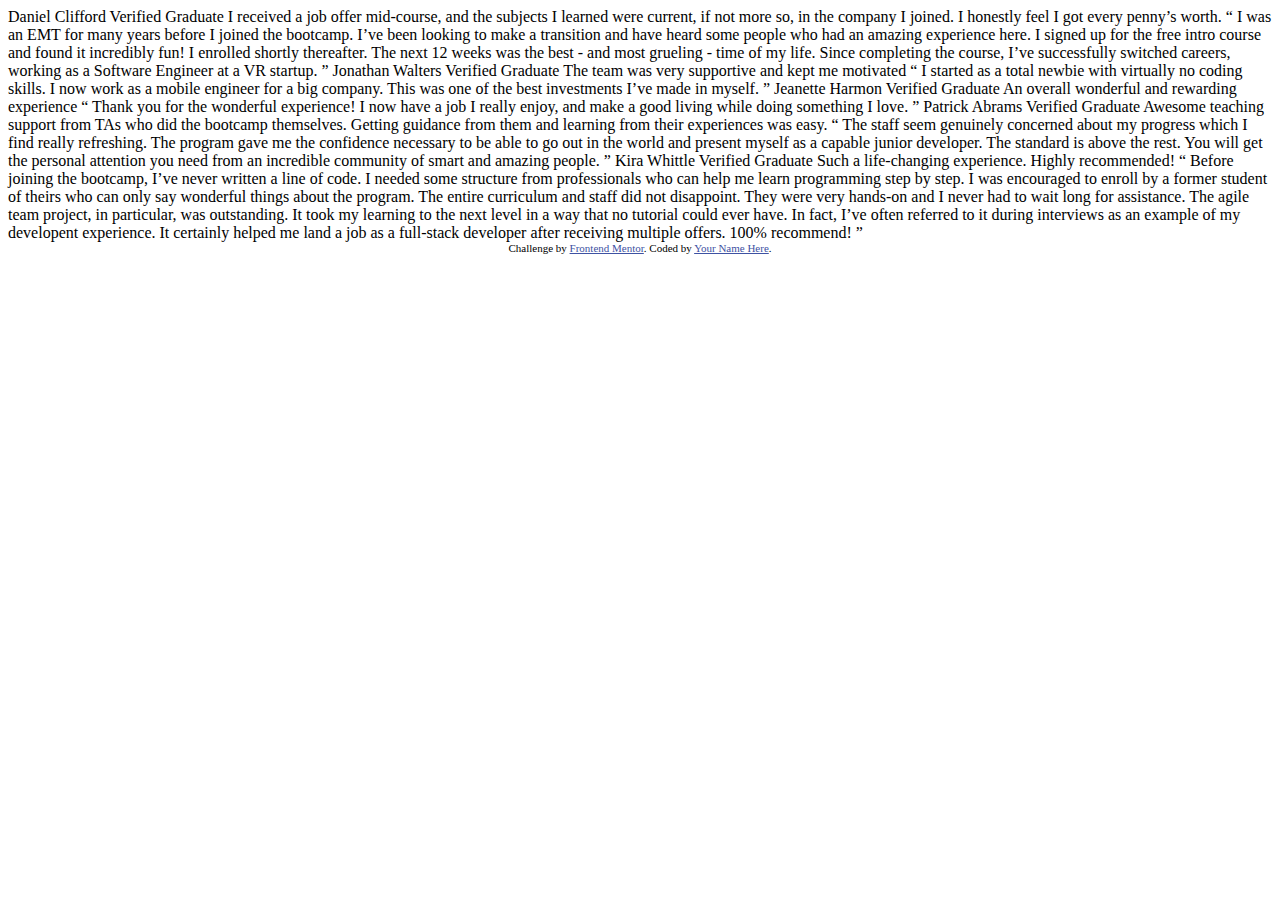
<file: testimonials-grid-section-main/index.html>
<!DOCTYPE html>
<html lang="en">
<head>
  <meta charset="UTF-8">
  <meta name="viewport" content="width=device-width, initial-scale=1.0"> <!-- displays site properly based on user's device -->

  <link rel="icon" type="image/png" sizes="32x32" href="./images/favicon-32x32.png">
  
  <title>Frontend Mentor | [Challenge Name Here]</title>

  <!-- Feel free to remove these styles or customise in your own stylesheet 👍 -->
  <style>
    .attribution { font-size: 11px; text-align: center; }
    .attribution a { color: hsl(228, 45%, 44%); }
  </style>
</head>
<body>
  Daniel Clifford
  Verified Graduate

  I received a job offer mid-course, and the subjects I learned were current, if not more so, 
  in the company I joined. I honestly feel I got every penny’s worth.

  “ I was an EMT for many years before I joined the bootcamp. I’ve been looking to make a 
  transition and have heard some people who had an amazing experience here. I signed up 
  for the free intro course and found it incredibly fun! I enrolled shortly thereafter. 
  The next 12 weeks was the best - and most grueling - time of my life. Since completing 
  the course, I’ve successfully switched careers, working as a Software Engineer at a VR startup. ”

  Jonathan Walters
  Verified Graduate

  The team was very supportive and kept me motivated

  “ I started as a total newbie with virtually no coding skills. I now work as a mobile engineer 
  for a big company. This was one of the best investments I’ve made in myself. ”

  Jeanette Harmon
  Verified Graduate

  An overall wonderful and rewarding experience

  “ Thank you for the wonderful experience! I now have a job I really enjoy, and make a good living 
  while doing something I love. ”

  Patrick Abrams
  Verified Graduate

  Awesome teaching support from TAs who did the bootcamp themselves. Getting guidance from them and 
  learning from their experiences was easy.

  “ The staff seem genuinely concerned about my progress which I find really refreshing. The program 
  gave me the confidence necessary to be able to go out in the world and present myself as a capable 
  junior developer. The standard is above the rest. You will get the personal attention you need from 
  an incredible community of smart and amazing people. ”

  Kira Whittle
  Verified Graduate

  Such a life-changing experience. Highly recommended!

  “ Before joining the bootcamp, I’ve never written a line of code. I needed some structure from 
  professionals who can help me learn programming step by step. I was encouraged to enroll by a former 
  student of theirs who can only say wonderful things about the program. The entire curriculum and staff 
  did not disappoint. They were very hands-on and I never had to wait long for assistance. The agile team 
  project, in particular, was outstanding. It took my learning to the next level in a way that no tutorial 
  could ever have. In fact, I’ve often referred to it during interviews as an example of my developent 
  experience. It certainly helped me land a job as a full-stack developer after receiving multiple offers. 
  100% recommend! ”
  
  <div class="attribution">
    Challenge by <a href="https://www.frontendmentor.io?ref=challenge" target="_blank">Frontend Mentor</a>. 
    Coded by <a href="#">Your Name Here</a>.
  </div>
</body>
</html>
</file>
<file: base-apparel-coming-soon-master/styles.css>
@import url('https://fonts.googleapis.com/css2?family=Josefin+Sans:wght@300;400;600&display=swap');

:root {
    --dark-grayish: hsl(0, 6%, 24%);
    --soft-red: hsl(0, 93%, 68%);
    --dedaturated-red: hsl(0, 36%, 70%);
    --font-family: 'Josefin Sans', sans-serif;
    --linear-1: 135deg, hsl(0, 80%, 86%), hsl(0, 74%, 74%);
}

/* reset */
*,
*::before,
*::after {
    padding: 0;
    margin: 0;
    box-sizing: border-box;
}

img {
    width: 100%;
    max-width: 100%;
}

body {
    font-size: 16px;
    font-family: var(--font-family);
    font-weight: 400;
    color: var(--dedaturated-red);
}

.accent {
    color: var(--dedaturated-red);
    font-weight: 300;
}

.title {
    color: var(--dark-grayish);
    font-weight: 600;
}

.error--message {
    color: var(--soft-red);
    font-size: 0.7rem;
    opacity: 0;
    transition: all 400ms ease;
}

.dst-logo {
    display: None;
}

.logo {
    width: 130px;
    padding: 1.5rem;
}

.card--content {
    padding: 2rem 0;
    text-align: center;
}

.card--title {
    text-transform: uppercase;
    font-size: 2.5rem;
    letter-spacing: 5px;
    max-width: 10ch;
    margin: auto;
}

.text {
    font-size: 0.8rem;
    max-width: 34ch;
    margin: 1.5rem auto;
}

.form--input {
    display: flex;
    flex-direction: column;
    gap: 0.5rem;
    align-items: center;
}

.email--input {
    border: 1px solid var(--dedaturated-red);
    border-radius: 100px;
    padding: 0.6rem 1.5rem;
    position: relative;
}

.email--input::before {
    content: url("./images/icon-error.svg");
    position: absolute;
    width: 50px;
    top: 58%;
    right: 10%;
    z-index: 5;
    transform: translateY(-51%);
    opacity: var(--opacity, 0);
}

.email--input::after {
    content: url("./images/icon-arrow.svg");
    position: absolute;
    width: 60px;
    height: 100%;
    right: var(--right, 0);
    top: 0;
    display: flex;
    justify-content: center;
    align-items: center;
    background-image: linear-gradient(var(--linear-1));
    z-index: 5;
    border-radius: 100px;
    opacity: var(--button-opacity, 1);
    /* background: linear-gradient(var(
        --shadow
    )); */
    transition: all 400ms ease-in;
}

input {
    border: none;
    outline: none;
    background-color: transparent;
    color: var(--dedaturated-red);
}

@media screen and (min-width:600px) {
    .logo {
        display: none;
    }

    .dst-logo {
        display: block;
        width: 150px;
    }

    .card{
        display: flex;
        height: 100vh;
    }
    .card--picture{
        order: 2;
        display: flex;
    }
    .card--content {
        padding: 6rem ;
        width: 60%;
        text-align: left;
        display: flex;
        flex-direction: column;
        align-items: center;
    }

    .card--title,
    .text {
        margin: unset;
    }

    .card--title{
        margin-top: 4.5rem;
        font-size: 3.5rem;
    }
    .text {
        max-width: 46ch;
        margin: 1.5rem 0;
        line-height: 2;
        font-size: 1rem;
    }

    .form--input {
        align-items: flex-start;
    }
}
</file>
<file: intro-component-with-signup-form-master/styles.css>
@import url('https://fonts.googleapis.com/css2?family=Poppins:wght@400;500;600;700&display=swap');

:root {
    --red: hsl(0, 100%, 74%);
    --green: hsl(154, 59%, 51%);
    --blue: hsl(248, 32%, 49%);
    --dark-blue: hsl(249, 10%, 26%);
    --grayish-blue: hsl(246, 25%, 77%);
    --white: hsl(0, 100%, 100%);
}

/* resets */

*,
*::before,
*::after {
    padding: 0;
    margin: 0;
    box-sizing: border-box;

    /* debug mode :) */
    /* background-color: rgba(56, 204, 140, 0.4); */
}

img {
    max-width: 100%;
}

picture{
    display: flex;
}

body {
    font-family: 'Poppins', sans-serif;
    font-size: 1rem;
    color: var(--white);
}

.wrapper {
    width: 100vw;
    min-height: 100vh;
    display: grid;
}

.container {
    max-width: 90rem;
    width: 95%;
    margin: 3rem auto;
}

.bg--img {
    grid-area: 1/1/1/1;
    background-color: var(--red);
    /* opacity: 0.5; */
}

.main--content {
    grid-area: 1/1/1/1;
    z-index: 10;
    text-align: center;
}

.content--header {
    max-width: 20ch;
    margin-inline: auto;
    line-height: 1;
    font-weight: 700;
}

.text {
    max-width: 32ch;
    margin: 2rem auto;
    line-height: 1.5;
    font-weight: 500;
}

/* form */
.form--cta {
    max-width: 32ch;
    margin: 1rem auto;
    padding: 1rem 3rem;
    border-radius: 10px;
    background-color: var(--blue);
    box-shadow: 0px 6px 2px rgba(0, 0, 0, 0.3);
}

.cta--bold {
    font-weight: 700;
}

form {
    max-width: 32ch;
    margin-inline: auto;
    padding: 1.8rem;
    border-radius: 10px;
    box-shadow: 0px 6px 2px rgba(0, 0, 0, 0.3);
    background-color: var(--white);
    color: var(--grayish-blue);

    display: flex;
    flex-direction: column;
    gap: 1rem;
}

.form--element {
    display: flex;
    flex-direction: column;
    gap: 1px;
}

.element--wrapper {
    padding: 0.8rem;
    display: grid;
    border: 1px solid var(--error-color, hsl(246, 25%, 77%));
    border-radius: 5px;
}

input {
    font-weight: 700;
    font-size: 0.9rem;
    color: var(--error-color,hsl(248, 32%, 49%));
    border: none;
    outline: none;
    grid-area: 1/1/1/1;
}

.error-message {
    font-size: 0.8rem;
    color: var(--red);
    align-self: flex-end;
}

.error-icon {
    visibility: var(--visibility, hidden);
    grid-area: 1/1/1/1;
    margin-left: auto;
}

.btn {
    font-size: 1rem;
    font-weight: 500;
    text-transform: uppercase;
    letter-spacing: 1px;
    padding: 0.8rem;
    border: none;
    background-color: var(--green);
    color: var(--white);
    border-radius: 5px;
    box-shadow: 0px -5px 0px rgba(0, 0, 0, 0.1) inset;
    cursor: pointer;
}

/* terms */
.terms {
    font-size: 0.8rem;
}

.terms--accent {
    color: var(--red);
    font-weight: 700;
}

@media screen and (min-width:750px) {
    .container {
        margin: auto;
    }

    .main--content {
        text-align: left;
    }

    .content {
        display: flex;
        align-items: center;
        justify-content: center;
    }

    .content--header {
        margin: unset;
        max-width: 20ch;
        font-size: 3rem;
    }

    .text {
        margin: unset;
        max-width: 50ch;
        margin-block: 1rem;
    }

    .form--cta {
        text-align: center;
        max-width: 50ch;
        padding: 0.5rem 3rem;
        font-size: 0.8rem;
    }

    form {
        max-width: 50ch;
        /* margin-left: 1rem; */
    }

    .terms {
        font-size: 0.6rem;
    }
}
</file>
<file: loopstudios-landing-page-main/styles/styles.css>
:root {
    --white: hsl(0, 0%, 100%);
    --black: hsl(0, 0%, 0%);
    --dark-gray: hsl(0, 0%, 55%);
    --very-dark-gray: hsl(0, 0%, 41%);
    --md: 375px;
    --lg: 1440px;
    --nav-index: 100;
}

/* basic styles reset */
*,
*::before,
*::after {
    padding: 0;
    margin: 0;
    box-sizing: border-box;

    /* debug */
    /* background-color: rgba(255, 0, 255, 0.3); */
}

img {
    width: 100%;
    max-width: 100%;
}

ul {
    list-style: none;
}

a {
    text-decoration: none;
    color: inherit;
}

button {
    border: 0;
    background-color: transparent;
    cursor: pointer;
}

/* page styles */
body {
    font-family: sans-serif;
    font-size: 15px;
}

/* containers */

.container {
    width: 90%;
    max-width: var(--lg);
    margin: 0 auto;
}

/* global styles */
.title {
    font-weight: 400;
}

.icon--img {
    width: 20px;
}

.attribution {
    font-size: 0.6rem;
}

.socials {
    display: flex;
    gap: 1rem;
    justify-content: center;
}

/* header */

.header {
    display: grid;
    grid-template-columns: 1fr;
}

.header--img {
    grid-area: 1/1;
}

.header--content {
    grid-area: 1/1;
    padding: 2rem 0;
    display: flex;
    flex-direction: column;
}

.header--text {
    max-width: 432px;
    font-size: 1.25rem;
    color: var(--white);
    border: 1px solid var(--white);
    padding: 2rem;
    margin: auto 0;
}

/* navigation styles */
.nav--logo {
    width: 160px;
}

.nav--wrapper {
    position: relative;
    display: flex;
    justify-content: space-between;
}

.navbar {
    padding: 2rem;
    position: fixed;
    top: 0;
    right: -100%;
    width: 100vw;
    height: 100vh;
    background-color: var(--black);
    color: var(--white);
    z-index: var(--nav-index);

    transition: all 400ms ease-in;
}

.open--menu {
    right: 0;
}

.close--menu {
    position: absolute;
    top: 2rem;
    right: 2rem;
}

.nav--links {
    margin: 4rem 0;
    display: flex;
    flex-direction: column;
    /* align-items: center; */
    gap: 3rem;
    text-transform: uppercase;
}

.nav--link {
    position: relative;
    display: inline;
    cursor: pointer;
}

.nav--link::after {
    content: "";
    position: absolute;
    top: calc(100% + 5px);
    width: 100%;
    height: 3px;
    left: 0;
    transform: scale(0);
    border-radius: 100px;
    background-color: var(--white);
    /* transform-origin: left; */

    transition: all 400ms ease-in;
}

.nav--link:hover.nav--link::after {
    transform: scale(1);
}

/* about  */

.about {
    margin: 2rem auto;
    text-align: center;
}

.about--content {
    padding: 1rem;
}

.about--header {
    text-transform: uppercase;
    letter-spacing: 1px;
    margin-bottom: 1rem;
}

.about--text {
    line-height: 2;
}

/* creation */

.creation {
    display: flex;
    flex-direction: column;
    align-items: center;
    gap: 2rem;
    margin: 2rem auto;
}

.creation--header {
    order: 0;
    font-weight: 400;
    text-transform: uppercase;
}

.creation--btn {
    order: 2;
    text-transform: uppercase;
    border: 1px solid var(--black);
    letter-spacing: 1.5px;
    padding: 0.5rem 2rem;
    transition: all 400ms ease-in;
}

.creation--btn:hover {
    background-color: var(--black);
    color: var(--white);
}

.creation--gallery {
    order: 1;
}

.creation--item {
    position: relative;
    color: var(--white);
    cursor: pointer;
    display: grid;
    grid-template-columns: 1fr;

    transition: all 400ms ease-in;
}

.creation--item::after {
    content: "";
    position: absolute;
    top: 0;
    left: 0;
    width: 100%;
    height: 100%;
    background-color: var(--white);
    z-index: 5;
    opacity: 0;

    transition: all 200ms ease-in;
}

.creation--item:hover {
    color: var(--very-dark-gray);
}

.creation--item:hover.creation--item::after {
    opacity: 0.6;
}

.creation--item-img {
    grid-area: 1/1;
}

.creation--item-header {
    position: relative;
    grid-area: 1/1;
    align-self: end;
    padding: 2rem;
    text-transform: uppercase;
    letter-spacing: 1.5px;
    z-index: 10;
}

/* footer */

footer {
    background-color: var(--black);
    color: var(--white);
    text-align: center;
    padding: 2rem 0;
}

.footer--img {
    margin-bottom: 1rem;
}

.footer--nav--links {
    display: flex;
    flex-direction: column;
    align-items: center;
    gap: 1.5rem;
}

.footer--socials {
    margin: 2rem 0;
    display: flex;
    flex-direction: column;
    gap: 1rem;
}

.copyrights {
    font-size: 0.7rem;
}

@media screen and (min-width:500px) {

    .about{
        text-align: left;
    }

    .creation {
        display: grid;
        grid-template-columns: repeat(4 1fr);
        justify-content: center;
    }

    .creation--header {
        grid-area: 1/1/1/2;
    }
    
    .creation--btn {
        grid-area: 1/2/1/4  ;
        max-width: 150px;
        text-align: center;
        justify-self: end;
    }

    .creation--gallery{
        grid-area: 2/1/2/4;
        display: grid;
        justify-content: center;
        grid-template-columns: 1fr 1fr;
        gap: 20px;
    }
}

@media screen and (min-width:710px) {
    .navbar {
        all: unset;
        color: var(--white);
    }

    .secondary--logo,
    .close--menu,
    .open--menu {
        display: none;
    }

    .nav--wrapper {
        align-items: center;
    }

    .nav--links {
        margin: 0;
        flex-direction: row;
        align-items: center;
        gap: 2rem;
    }

    /* about */

    .about {
        
        display: grid;
        grid-template-columns: repeat(4 1fr);
        place-items: center;
    }

    .about--img{
        grid-area: 1/1/1/3;
        justify-self: start;
    }

    .about--content{
        grid-area: 1/3/1/4; 
        padding: 1rem;
        background-color: var(--white);
        max-width: 500px;
        font-size: 1rem;
    }
    .creation {
        display: grid;
        grid-template-columns: repeat(5 1fr);
        justify-content: center;
    }

    .creation--header {
        grid-area: 1/1/1/4;
    }
    
    .creation--btn {
        grid-area: 1/4/1/5;
        max-width: 150px;
        text-align: center;
        justify-self: end;
    }

    .creation--gallery{
        grid-area: 2/1/2/5;
        display: grid;
        justify-content: center;
        grid-template-columns: 1fr 1fr 1fr 1fr;
        gap: 20px;
    }

    

    .footer--flex {
        display: flex;
        flex-wrap: wrap;
        justify-content: space-between;
        align-items: center;
    }
    .footer--nav{
        display: flex;
        flex-direction: column;
        align-items: flex-start;
        width: 70%;
    }
    .footer--img {
        margin-bottom: 1rem;
    }
    
    .footer--nav--links {
        flex-direction: row;
    }
    
    .footer--socials {
        margin:0;
        width: 20%;
    }

    .socials{
        align-self: flex-end;
    }

    .attribution{
        margin: 2rem auto;
    }
}

@media screen and (min-width:900px) {


    .about--img{
        grid-area: 1/1/1/3;
    }

    .about--content{
        grid-area: 1/2/1/4; 
        padding: 2rem;
        align-self: end;
        justify-self: end;
        background-color: var(--white);
        max-width: 500px;
        font-size: 1rem;
    }
    
}
</file>
<file: product-preview-card-component-main/styles/styles.css>
@import url('https://fonts.googleapis.com/css2?family=Fraunces:opsz,wght@9..144,700&family=Montserrat:wght@500;700&family=Space+Grotesk:wght@500&display=swap');

:root{
    --very-dark-blue:hsl(212, 21%, 14%);
    --dark-grayish-blue:hsl(228, 12%, 48%);
    --dark-cyan:hsl(158, 36%, 37%);
    --cream:hsl(30, 38%, 92%);
    --white:hsl(0, 0%, 100%);

    /* Typography */
    --font-size:14px;
    --header-ff:'Fraunces', serif;
    --main-ff:'Montserrat', sans-serif;
}

*, *::before, *::after {
    padding: 0;
    margin: 0;
    box-sizing: border-box;
}

img{
    max-width: 100%;
}

body{
    font-size: var(--font-size);
    font-family: var(--main-ff);
    color: var(--dark-grayish-blue);
}

.container{
    width: 100vw;
    height: 100vh;
    display: grid;
    place-items: center;

    background-color: var(--cream);
}

.accent {
    color: var(--dark-cyan);
}

.title {
    font-family: var(--header-ff);
    font-size: 2rem;
}
.card{
    width: 90%;
    max-width: 600px;
    background-color: var(--white);
    border-radius: 5px;
    overflow: hidden;
    display: flex;
    flex-direction: column;
}

.card--content{
    padding: 2rem;
    max-width: 38ch;
    margin: auto;
    display: flex;
    flex-direction: column;
    gap: 1rem;
}

.header{
    line-height: 1;
    color: var(--very-dark-blue);
}

.sub--header{
    text-transform: uppercase;
    letter-spacing: 2px;
    color: var(--dark-grayish-blue);
    display: inline-block;
    margin-bottom: 0.5rem;
}

.card--text{
    line-height: 2;
}
.card--prices{
    display: flex;
    gap: 1rem;
}
.prev-price{
    text-decoration: line-through;
    align-self: center;
}

.card--btn{
    width: 100%;
    display: flex;
    justify-content: center;
    align-items: center;
    gap: 1rem;
    background-color: var(--dark-cyan);
    color: var(--white);
    border: 0;
    border-radius: 10px;
    padding: 1rem 0.5rem;

    transition: all 400ms ease-in;
}

.card--btn:hover{
    cursor: pointer;
    background-color: var(--very-dark-blue);
}
@media screen and (min-width:570px) {
    .card{
        flex-direction: row;
        max-height: 400px;
    }

    .card--content{
        max-width: 32ch;
        padding: 1.5rem 2rem;
    }
}
</file>
<file: sunnyside-agency-landing-page-main/styles.css>
/* font imports */


:root {
    --soft-red: hsl(7, 99%, 70%);
    --yellow: hsl(51, 100%, 49%);
    --desaturated-blue: hsl(212, 27%, 19%);
    --dark-grayish-blue: hsl(232, 10%, 55%);
    --very-dark-grayish-blue: hsl(213, 9%, 39%);
    --grayish-blue: hsl(210, 4%, 67%);
    --white: hsl(0, 0%, 100%);
    --dark-cyan: hsl(167, 40%, 24%);
    /* graphic design text*/
    --dark--blue: hsl(198, 62%, 26%);
    /* photography text*/
    --moderate-cyan: hsl(168, 34%, 41%);
    /* footer*/
}

/* default browser styles reset */
*,
*::after,
*::before {
    padding: 0;
    margin: 0;
    box-sizing: border-box;
    /* debug */
    /* background-color: rgba(123, 104, 238, 0.1); */
}

ul {
    list-style: none;
}

a {
    text-decoration: none;
    color: inherit;
}

/* custom classes */

img {
    width: 100%;
    max-width: 100%;
}

picture {
    display: flex;
}

.title {
    color: var(--desaturated-blue);
    font-weight: 900;
}

/* button styles */
button {
    border: none;
    background-color: transparent;
}

.btn--clear {
    text-transform: uppercase;
    letter-spacing: 1.5px;
}

/* body */

body {
    font-size: 18px;
    color: var(--dark--blue);
    font-family: sans-serif;
}

/* container */
.container {
    max-width: 1440px;
    margin: auto;
}

/* header */
.header {
    color: var(--white);
    display: grid;
    grid-template-columns: 1fr;
}

.header--img {
    grid-area: 1/1;
}

.header--content {
    grid-area: 1/1;
}

.header--text {
    text-align: center;
    padding: 5rem 2rem;
}

.header--title {
    margin-bottom: 2rem;
    font-size: 2rem;
    color: var(--white);
}

.header--arrow {
    width: 30px;
}


/* logo */
.nav-logo {
    width: 130px;
}

/* navigation */

.nav {
    position: relative;
    padding: 1rem;
    display: flex;
    justify-content: space-between;
    align-items: center;
}

.nav--links {
    position: absolute;
    width: 90%;
    max-width: 500px;
    background-color: var(--white);
    color: var(--dark--blue);
    top: calc(100% + 20px);
    left: 50%;
    transform: translateX(-50%);
    padding: 2rem;
    display: none;
    flex-direction: column;
    gap: 1.5rem;
    align-items: center;
}

.nav--cta{
    color: var(--white);
    background-color: var(--yellow);
    padding: 0.5rem 1rem;
    border-radius: 100px;
}
.nav--link{
    cursor: pointer;
    transition: all 450ms ease-in;
}
.nav--link:hover {
    color: var(--desaturated-blue);
}

.nav--menu {
    cursor: pointer;
}

.open--menu{
    display: flex;
    opacity: 1;
}


/* services */
.service {
    display: flex;
    flex-direction: column;
}

.service--text {
    order: 1;
    text-align: center;
    padding: 1rem;
    font-size: 1rem;
}

.service--img {
    order: 0;
    display: flex;
}

.service--text p {
    margin: 1rem 0;
    line-height: 2;
}

/* showcase */

.showcase {
    display: flex;
    /* flex-wrap: wrap; */
    justify-content: center;
    align-items: center;
    flex-direction: column;
}

.item {
    width: 100%;
    /* max-width: 500px; */
    display: grid;
    grid-template-columns: 1fr;
    justify-items: center;

}

.item--img {
    grid-area: 1/1;
}

.item--text {
    grid-area: 1/1;
    display: grid;
    grid-template-columns: 1fr;
    align-content: end;
    text-align: center;
    padding: 2rem 4rem;
    max-width: 450px;
}

.item--text .title {
    margin-bottom: 0.5rem;
}

.item--text p {
    line-height: 2;
    font-size: 0.8rem;
}

/* Testimonials */

.title--faded {
    font-size: 18px;
    color: var(--grayish-blue);
    text-align: center;
    text-transform: uppercase;
    letter-spacing: 1.5px;
    margin: 3rem 0;
}

.clients {
    text-align: center;
    display: flex;
    flex-wrap: wrap;
    justify-content: center;
    gap: 1rem;
}

.client {
    margin: 1rem 0;
    padding: 1rem;
    width: 100%;
    max-width: 350px;

}

.client--avator {
    width: 80px;
    height: 80px;
    border-radius: 50%;
}

.client p {
    margin: 1rem 0;
    line-height: 1.5;
}

.client--title {
    font-size: 0.8rem;
}

/* Gallery */

.gallery {
    display: flex;
    flex-wrap: wrap;
}

.gallery--img {
    width: 50%;
}

/* footer */

footer {
    background-color: var(--moderate-cyan);
    color: var(--dark-cyan);
    text-align: center;
    padding: 5rem 1rem;
}
.footer--logo{
    width: 250px;
    margin-bottom: 1rem;
    fill: var(--dark-grayish-blue);
}
.footer--nav {
    display: flex;
    justify-content: center;
    gap: 1rem;
}

.footer--socials {
    display: flex;
    gap: 2rem;
    margin: 2rem 0;
    justify-content: center;
}

.footer--link:hover{
    color: var(--white);
}

.social--icon {
    width: 20px;
}

/* attribution */
.attribution {
    text-align: center;
    font-size: 0.8rem;
}

@media screen and (min-width:700px) {

    .nav--links {
        all: unset;
        list-style: none;
        display: flex;
        align-items: center;
        gap: 2rem;
    }
    .nav--cta{
        color: var(--dark--blue);
        background-color: var(--white);
    }

    .nav--menu {
        display: none;
    }

    .service {
        flex-direction: row;
    }

    .service--text,
    .service--img {
        width: 50%;
    }

    .service--text {
        text-align: left;
        padding: 4rem;
        display: flex;
        align-items: flex-start;
        justify-content: center;
        flex-direction: column;
    }

    .reverse {
        order: 0;
    }

    .showcase {
        flex-direction: row;
    }

    .gallery {
        flex-wrap: nowrap;
    }
}

@media screen and (min-width:800px) {
    .item--text p {
        font-size: 1rem;
    }
}
</file>
<file: news-homepage-main/styles.css>
/* font importation */
@import url('https://fonts.googleapis.com/css2?family=Inter:wght@400;700;800&display=swap');
/* browser default setting reset */
*, *::before, *::after{
    padding: 0;
    margin: 0;
    box-sizing: border-box;
    /* outline: 1px dotted magenta; */
}

body{
    font-family: 'Inter', sans-serif;
    font-size: 0.94rem;
    color: hsl(233, 8%, 79%);
}

/* container */

.container{
    max-width:90rem;
    width: 90%;
    margin: auto;
}

/* section */
section{
    margin: 2rem 0;
}
/* images */
img{
    width: 100%;
    max-width: 100%;
}

/* ul reset */
ul{
    list-style: none;
}
/* buttons */

.btn {
    cursor: pointer;
    border: none;
    background-color: transparent;
}
/* title */
.title{
    font-weight: 800;
    color:hsl(240, 100%, 5%);
}

/* hide desktop-image */
.desktop-img{
    display: none;
}


/* navigation */

nav{
    padding: 1.5rem 0;
    position: fixed;
    width: 100%;
    left: 0;
    background-color: hsl(36, 100%, 99%);
}
.nav--container{
    width: 90%;
    margin: auto;
    display: flex;
    justify-content: space-between;
}
.navbar--overlay{
    position: fixed;
    left: 0;
    top: 0;
    width: 100vw;
    height: 100vh;
    background-color:rgba(0, 0, 26, 0.4);
    display: none;
}
.opened{
    display:block;
}
.navbar--list{
    position: absolute;
    right: 0;
    width: 70%;
    height: 100%;
    display: flex;
    flex-direction: column;
    gap: 2rem;
    background-color: hsl(36, 100%, 99%);
    color: hsl(240, 100%, 5%);
    padding: 5rem 1rem;
    font-weight: 700;
}

.close-btn{
    position: absolute;
    right: 1rem;
    top: 1rem;
}
.logo{
    width: 2.5rem;
}



/* header */

.header--title{

    font-size: 2.5rem;
    margin: 0.8rem 0;

}
.header--text{
    line-height: 1.5;
}

.header--btn{
    padding: 0.8rem 2rem;
    background-color: hsl(5, 85%, 63%);
    color: hsl(36, 100%, 99%);
    margin: 1rem 0;
    text-transform: uppercase;
    letter-spacing: 4px;
}

.header--btn:hover{
    cursor: pointer;
    background-color: hsl(240, 100%, 5%);
}

/* cta */

.cta {
   
    background-color: hsl(240, 100%, 5%);
    padding: 2rem;
    
}
.cta--title{
    font-size: 2.5rem;
    color: hsl(35, 77%, 62%);
}

.cta--content{
    display: flex;
    height: 95%;
    flex-direction: column;
    justify-content: space-evenly;
    gap: 1rem;
}
.cta--content:nth-child(1){
    background-color: beige;
}
.cta-article--title{
    color: hsl(36, 100%, 99%);
    margin-bottom: 0.5rem;
}

.article--text{
    line-height: 1.5;
}

/* article items */

.articles{
    display: flex;
    flex-wrap: wrap;
    gap: 2rem;
}

.article--item{
    max-width: 22rem;
    display: flex;
    gap: 1rem;
}
.article--item-img{
    width: 80px;
}

.article--count{
    font-size: 1.5rem;
    font-weight: 700;
}

.article--item h3{
    margin: 1rem 0;
}
.article--item h3:hover{
    cursor: pointer;
    color: hsl(5, 85%, 63%);
}

/* */

@media screen and (min-width:56.25rem) {
    .desktop-img{
        display: block;
    }

    .mobile-img{
        display: none;
    }

    nav, .navbar--overlay, .navbar--list{all: unset;}
    .nav--container{
        margin: unset;
        padding: 2rem 0;
    }
    .nav--btn{display: none;}

    .navbar--list{
        list-style: none;
        display: flex;
        gap: 4rem;
        color: hsl(240, 100%, 5%);
        font-size: 1.2rem;
        font-weight: 700;
    }

   .wrapper{
        display: grid;
        justify-content: center;
        grid-template-columns: repeat(5, 1fr);
        gap: 1rem;
   }

   .header{
        grid-column: span 3;
        display: flex;
        /* justify-content: space-between; */
        flex-wrap: wrap;
   }

   .header--title{
        font-size: 3.5rem;
        width: 49%;
   }
   .header--content{
        width: 49%;
        padding: 2rem 0;
   }

   .header--text{

        line-height: 2;
   }

   .cta{
        grid-column: span 2;
        max-width: 350px;
        padding: 1rem;
        margin: 0;
        justify-self: center;
   }

   .articles{
        grid-column: span 5;
        justify-content: space-between;
   }


}
</file>
<file: stats-preview-card-component-main/styles.css>
/* import custom fonts */
@import url('https://fonts.googleapis.com/css2?family=Inter:wght@400;700&family=Lexend+Deca&display=swap');

/* default syles reset */

*,
*::before,
*::after {

    padding: 0;
    margin: 0;
    box-sizing: border-box;
}

/* body styles */
body {
    /* display grid */
    display: grid;
    /* make the body occupy the whole width */
    width: 100vw;
    /* make the body occupy the whole height */
    height: 100vh;
    /*  */
    font-size: 15px;
    font-family: 'Inter', sans-serif;
    color: hsla(0, 0%, 100%, 0.75);
    background-color: hsl(233, 47%, 7%);
}

/* header settings */

.header {
    font-size: 23px;
}

/* title styles */

.title {
    font-family: 'Lexend Deca', sans-serif;
    font-weight: 700;
    color: hsl(0, 0%, 100%);
}

.accent {
    color: hsl(277, 64%, 61%);
}

/* image size reset */

.image,
img {
    width: 100%;
    max-width: 100%;
    object-fit: cover;
}

/* by default desktop image should be hidden */

.desktop-image {

    display: none;
}

/* card styles */
.card {
    /* give the card a background color */
    background-color: hsl(244, 38%, 16%);

    /* card should occupy 90% of the parent element */
    width: 90%;
    /* card element should not be more than 700px */
    max-width: 700px;

    /* center the card */

    margin: auto;

    /* make the card a flex container */

    display: flex;

    /* have a flex direction to be column by default */

    flex-direction: column;

    /* apply border radius */
    border-radius: 5px;
    /* make the image adapt the border radius */
    overflow: hidden;
}

.text-wrapper {
    /* make the text come ofter the image */
    order: 1;
    /* text alignment center */
    text-align: center;

    /* padding */

    padding: 50px 15px;
}

.text-content {
    margin: 10px 0;
}

.stats{
    display: flex;
    flex-direction: column;
    align-items: center;
    justify-content: center;
    gap: 15px;
}

.stat--number {
    font-size: 16px;
}

.image-wrapper {
    /* make the image come before the  image */
    order: 0;
}


/* media queries */

@media screen and (min-width:600px) {

    /* 
        at this point make the desktop image appear 
        and hide the mobile image
    */

    .desktop-image {
        display: block !important;
    }

    .mobile-image {
        display: none !important;
    }

    /* change the card flex direction */

    .card {
        flex-direction: row;
        align-items: stretch;
    }

    .stats{
        flex-direction: row;
    }

    .image-wrapper {
        display: flex;
    }

    /* change flex items order */
    .text-wrapper {
        /* make the text come before the image */
        order: 0;
    }

    .image-wrapper {
        /* make the image come before the  image */
        order: 1;
    }
}
</file>
